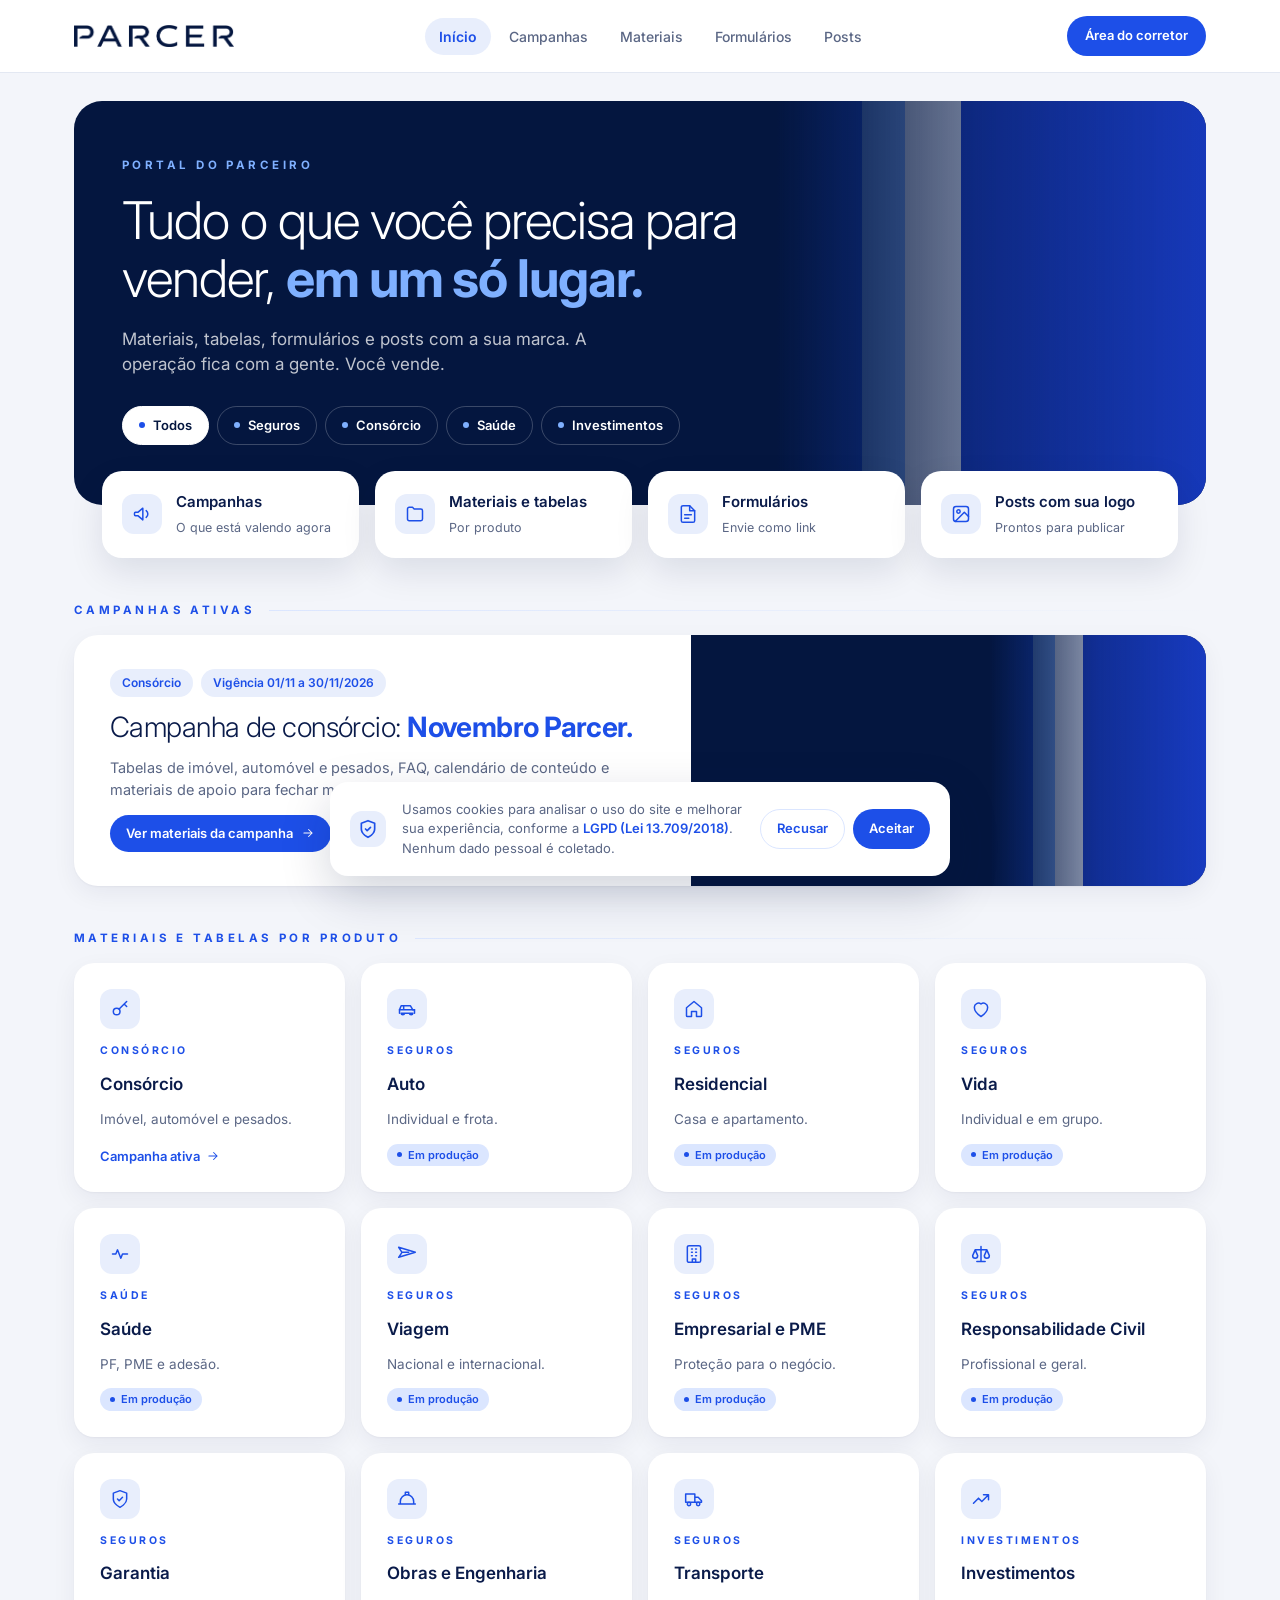
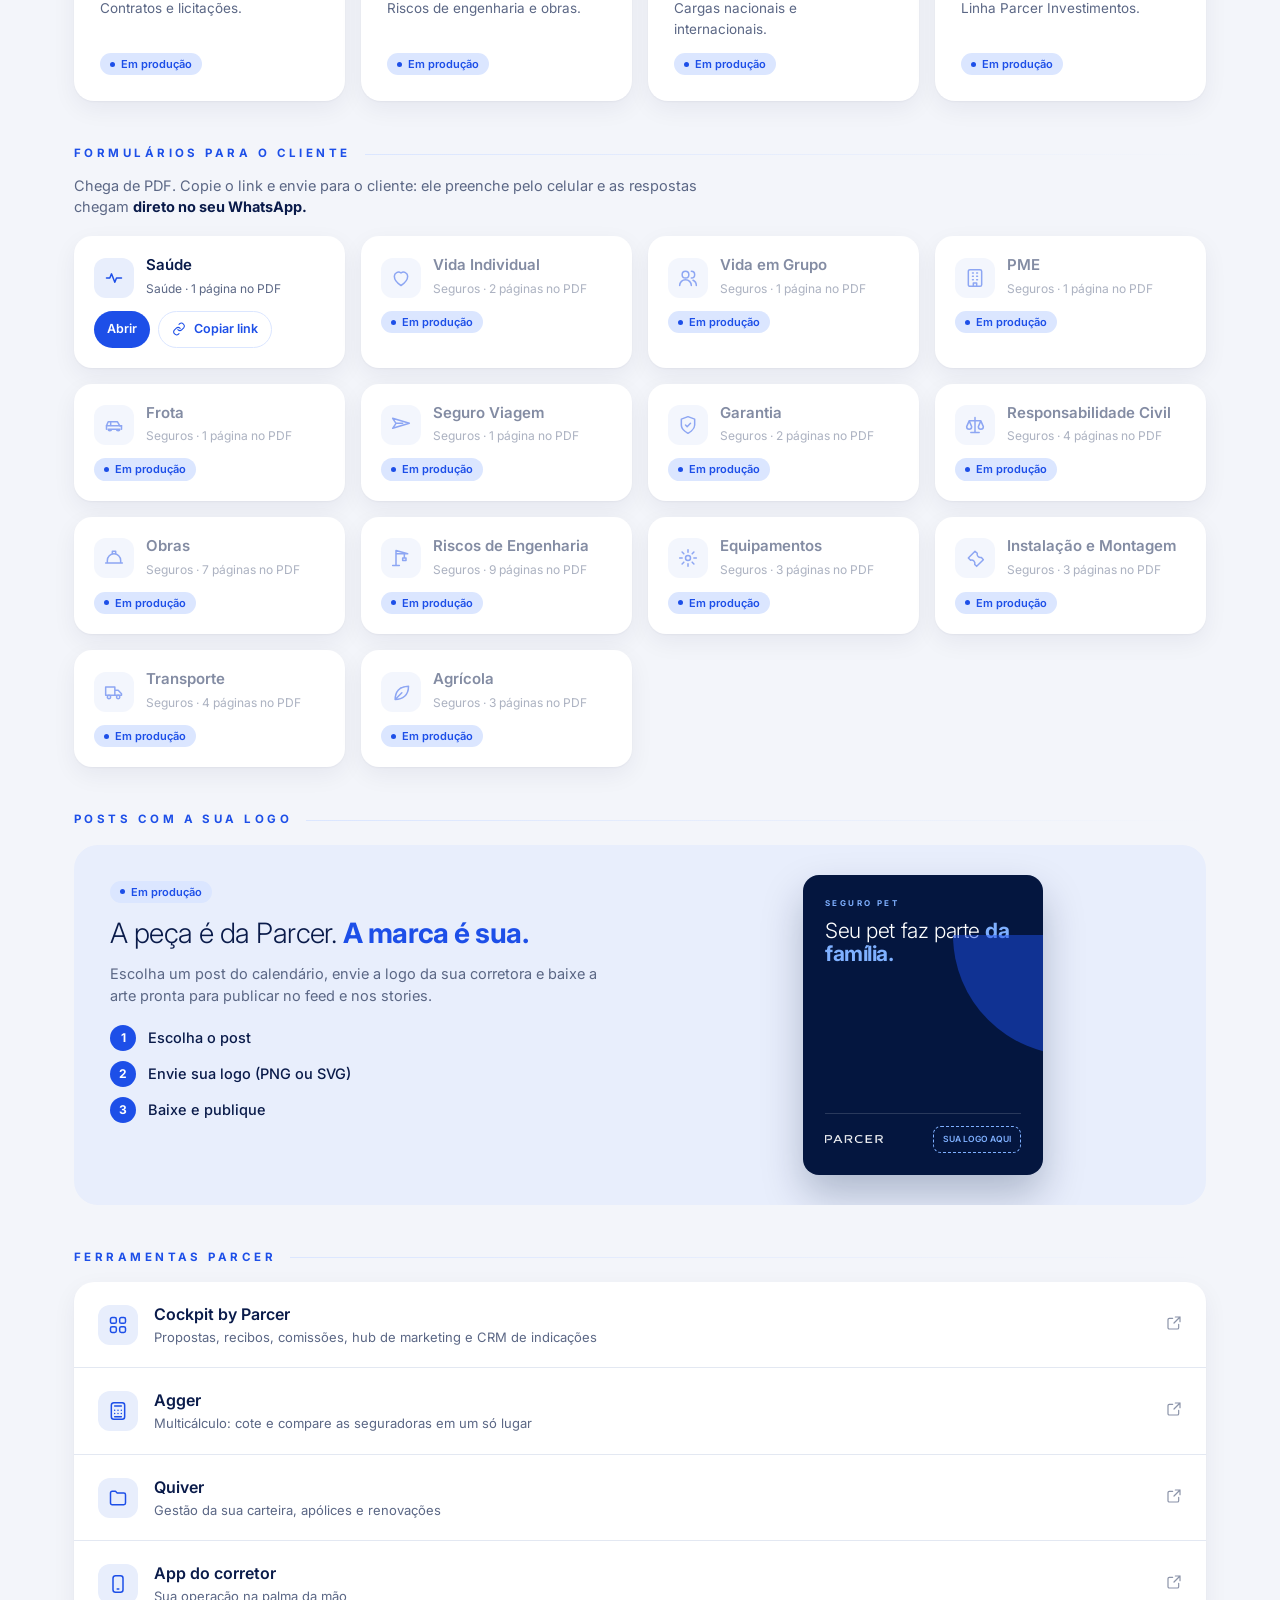
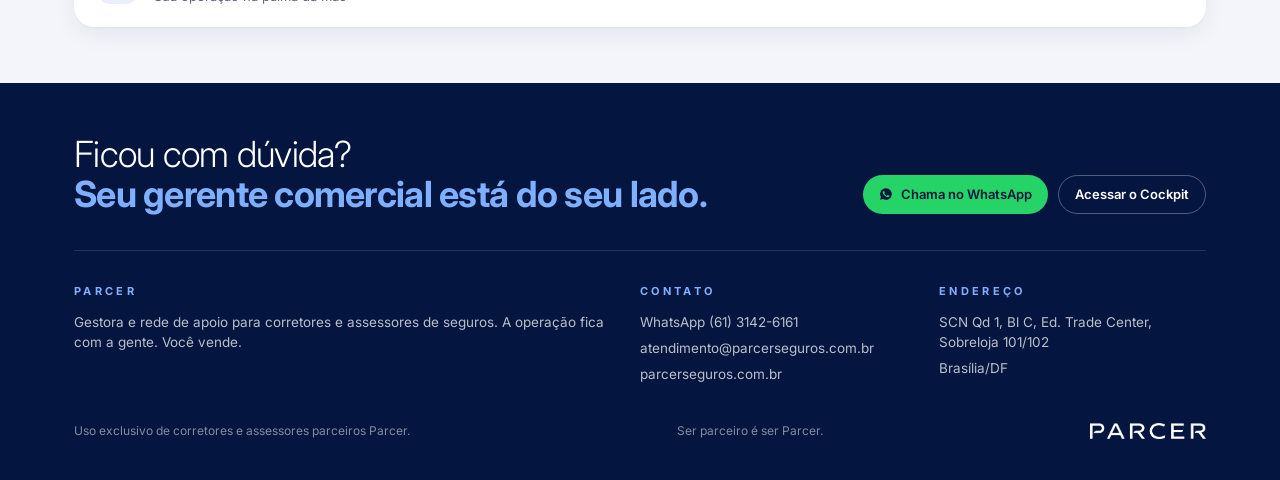
<file: index.html>
<!DOCTYPE html>
<html lang="pt-BR">
<head>
<meta charset="UTF-8">
<meta name="viewport" content="width=device-width, initial-scale=1">
<title>Parcer · Portal do Parceiro</title>
<link rel="preconnect" href="https://fonts.googleapis.com">
<link rel="preconnect" href="https://fonts.gstatic.com" crossorigin>
<link href="https://fonts.googleapis.com/css2?family=Inter:wght@300;400;500;600;700&display=swap" rel="stylesheet">
<link rel="stylesheet" href="css/parcer.css">
</head>
<body>

<header class="top">
  <div class="wrap" style="gap:16px">
    <a href="index.html" class="logo" aria-label="Parcer — início"><img src="img/logo-navy.png" alt="PARCER"></a>
    <nav class="nav">
      <a href="index.html" class="on">Início</a>
      <a href="#campanhas">Campanhas</a>
      <a href="#materiais">Materiais</a>
      <a href="#formularios">Formulários</a>
      <a href="#posts">Posts</a>
    </nav>
    <a class="btn" href="app.html" style="padding:10px 18px">Área do corretor</a>
  </div>
</header>

<main class="wrap">

  <!-- HERO -->
  <div class="hero home">
    <div class="bars" aria-hidden="true"><i></i><i></i><i></i><i></i></div>
    <div class="hero-inner">
      <div class="ey">Portal do parceiro</div>
      <h1>Tudo o que você precisa para vender, <b>em um só lugar.</b></h1>
      <p class="lead">Materiais, tabelas, formulários e posts com a sua marca. A operação fica com a gente. Você vende.</p>
      <div class="lines" id="lines" role="group" aria-label="Filtrar por linha">
        <button class="on" data-line="todos">Todos</button>
        <button data-line="seguros">Seguros</button>
        <button data-line="consorcio">Consórcio</button>
        <button data-line="saude">Saúde</button>
        <button data-line="investimentos">Investimentos</button>
      </div>
    </div>
  </div>

  <div class="quick">
    <a href="#campanhas"><span class="ico" data-i="megaphone"></span><span><b>Campanhas</b><small>O que está valendo agora</small></span></a>
    <a href="#materiais"><span class="ico" data-i="folder"></span><span><b>Materiais e tabelas</b><small>Por produto</small></span></a>
    <a href="#formularios"><span class="ico" data-i="doc"></span><span><b>Formulários</b><small>Envie como link</small></span></a>
    <a href="#posts"><span class="ico" data-i="image"></span><span><b>Posts com sua logo</b><small>Prontos para publicar</small></span></a>
  </div>

  <!-- CAMPANHAS -->
  <section class="block rv" id="campanhas">
    <div class="eyebrow">Campanhas ativas</div>
    <div class="camp">
      <div class="txt">
        <div class="tags"><span>Consórcio</span><span>Vigência 01/11 a 30/11/2026</span></div>
        <h3>Campanha de consórcio: <b>Novembro Parcer.</b></h3>
        <p>Tabelas de imóvel, automóvel e pesados, FAQ, calendário de conteúdo e materiais de apoio para fechar mais.</p>
        <div class="acts">
          <a class="btn" href="campanha-consorcio.html">Ver materiais da campanha <span data-i="arrow" style="display:inline-flex;width:14px"></span></a>
        </div>
      </div>
      <div class="art">
        <div class="bars" aria-hidden="true"><i></i><i></i><i></i><i></i></div>
        <span>Novembro<br><b>Parcer.</b></span>
      </div>
    </div>
  </section>

  <!-- MATERIAIS -->
  <section class="block rv" id="materiais">
    <div class="eyebrow">Materiais e tabelas por produto</div>
    <div class="grid4" id="produtos"></div>
  </section>

  <!-- FORMULÁRIOS -->
  <section class="block rv" id="formularios">
    <div class="eyebrow">Formulários para o cliente</div>
    <p style="color:var(--muted);font-size:14.5px;margin:-4px 0 18px;max-width:640px">Chega de PDF. Copie o link e envie para o cliente: ele preenche pelo celular e as respostas chegam <b style="color:var(--text)">direto no seu WhatsApp.</b></p>
    <div class="grid4" id="forms"></div>
  </section>

  <!-- POSTS COM LOGO -->
  <section class="block rv" id="posts">
    <div class="eyebrow">Posts com a sua logo</div>
    <div class="logo-promo">
      <div class="txt">
        <span class="pill soft" style="align-self:flex-start">Em produção</span>
        <h3>A peça é da Parcer. <b>A marca é sua.</b></h3>
        <p>Escolha um post do calendário, envie a logo da sua corretora e baixe a arte pronta para publicar no feed e nos stories.</p>
        <ol>
          <li><span>1</span>Escolha o post</li>
          <li><span>2</span>Envie sua logo (PNG ou SVG)</li>
          <li><span>3</span>Baixe e publique</li>
        </ol>
      </div>
      <div class="mock">
        <div class="post">
          <div class="pb"></div>
          <div class="e">SEGURO PET</div>
          <div class="t">Seu pet faz parte <b>da família.</b></div>
          <div class="ft"><img src="img/logo-white.png" alt="PARCER"><div class="yl">SUA LOGO AQUI</div></div>
        </div>
      </div>
    </div>
  </section>

  <!-- FERRAMENTAS -->
  <section class="block rv" id="ferramentas">
    <div class="eyebrow">Ferramentas Parcer</div>
    <div class="card" id="tools"></div>
  </section>

</main>

<footer>
  <div class="wrap">
    <div class="f-top">
      <h2>Ficou com dúvida?<br><b>Seu gerente comercial está do seu lado.</b></h2>
      <div class="f-cta">
        <a class="btn wa" href="https://wa.me/556131426161" target="_blank" rel="noopener">
          <svg viewBox="0 0 24 24" fill="currentColor"><path d="M12 2a10 10 0 0 0-8.6 15.1L2 22l5-1.3A10 10 0 1 0 12 2Zm5.3 14.1c-.2.6-1.3 1.2-1.8 1.2-.5.1-1 .2-3.3-.7-2.8-1.1-4.6-3.9-4.7-4.1-.1-.2-1.1-1.5-1.1-2.9 0-1.4.7-2 1-2.3.2-.3.5-.3.7-.3h.5c.2 0 .4 0 .6.5l.8 2c.1.2.1.3 0 .5l-.3.5-.4.4c-.1.1-.3.3-.1.6.2.3.8 1.3 1.7 2.1 1.1 1 2.1 1.3 2.4 1.5.3.1.5.1.6-.1l.9-1.1c.2-.3.4-.2.6-.1l1.9.9c.3.1.5.2.5.3.1.2.1.7-.1 1.2Z"/></svg>
          Chama no WhatsApp
        </a>
        <a class="btn line" href="https://portal.parcerseguros.com.br" target="_blank" rel="noopener">Acessar o Cockpit</a>
      </div>
    </div>
    <div class="f-cols">
      <div><h5>Parcer</h5><p>Gestora e rede de apoio para corretores e assessores de seguros. A operação fica com a gente. Você vende.</p></div>
      <div><h5>Contato</h5><p>WhatsApp (61) 3142-6161</p><p>atendimento@parcerseguros.com.br</p><p><a href="https://parcerseguros.com.br" target="_blank" rel="noopener">parcerseguros.com.br</a></p></div>
      <div><h5>Endereço</h5><p>SCN Qd 1, Bl C, Ed. Trade Center, Sobreloja 101/102</p><p>Brasília/DF</p></div>
    </div>
    <div class="f-bottom">
      <span>Uso exclusivo de corretores e assessores parceiros Parcer.</span>
      <span>Ser parceiro é ser Parcer.</span>
      <img src="img/logo-white.png" alt="PARCER" height="16">
    </div>
  </div>
</footer>

<div class="cookie" id="cookie">
  <div class="ico"><svg viewBox="0 0 24 24" fill="none" stroke="currentColor" stroke-width="2" stroke-linecap="round" stroke-linejoin="round"><path d="M12 22s8-4 8-10V5l-8-3-8 3v7c0 6 8 10 8 10Z"/><path d="m9 12 2 2 4-4"/></svg></div>
  <p>Usamos cookies para analisar o uso do site e melhorar sua experiência, conforme a <a href="https://www.planalto.gov.br/ccivil_03/_ato2015-2018/2018/lei/l13709.htm" target="_blank" rel="noopener">LGPD (Lei 13.709/2018)</a>. Nenhum dado pessoal é coletado.</p>
  <div class="btns"><button class="btn ghost" data-ck>Recusar</button><button class="btn" data-ck>Aceitar</button></div>
</div>
<div class="toast" id="toast"></div>

<script src="js/parcer.js"></script>
<script>
/* =========================================================
   CONTEÚDO DO PORTAL — edite aqui.
   url: página/link do material. Sem url = "Em produção".
   ========================================================= */
const PRODUTOS = [
  { nome:"Consórcio", linha:"consorcio", icon:"key", texto:"Imóvel, automóvel e pesados.", url:"campanha-consorcio.html", tag:"Campanha ativa" },
  { nome:"Auto", linha:"seguros", icon:"car", texto:"Individual e frota." },
  { nome:"Residencial", linha:"seguros", icon:"home", texto:"Casa e apartamento." },
  { nome:"Vida", linha:"seguros", icon:"heart", texto:"Individual e em grupo." },
  { nome:"Saúde", linha:"saude", icon:"pulse", texto:"PF, PME e adesão." },
  { nome:"Viagem", linha:"seguros", icon:"plane", texto:"Nacional e internacional." },
  { nome:"Empresarial e PME", linha:"seguros", icon:"building", texto:"Proteção para o negócio." },
  { nome:"Responsabilidade Civil", linha:"seguros", icon:"scale", texto:"Profissional e geral." },
  { nome:"Garantia", linha:"seguros", icon:"shieldCheck", texto:"Contratos e licitações." },
  { nome:"Obras e Engenharia", linha:"seguros", icon:"hardhat", texto:"Riscos de engenharia e obras." },
  { nome:"Transporte", linha:"seguros", icon:"truck", texto:"Cargas nacionais e internacionais." },
  { nome:"Investimentos", linha:"investimentos", icon:"trend", texto:"Linha Parcer Investimentos." }
];

const FORMULARIOS = [
  { nome:"Saúde", linha:"saude", icon:"pulse", paginas:1, url:"formulario-saude.html" },
  { nome:"Vida Individual", linha:"seguros", icon:"heart", paginas:2 },
  { nome:"Vida em Grupo", linha:"seguros", icon:"users", paginas:1 },
  { nome:"PME", linha:"seguros", icon:"building", paginas:1 },
  { nome:"Frota", linha:"seguros", icon:"car", paginas:1 },
  { nome:"Seguro Viagem", linha:"seguros", icon:"plane", paginas:1 },
  { nome:"Garantia", linha:"seguros", icon:"shieldCheck", paginas:2 },
  { nome:"Responsabilidade Civil", linha:"seguros", icon:"scale", paginas:4 },
  { nome:"Obras", linha:"seguros", icon:"hardhat", paginas:7 },
  { nome:"Riscos de Engenharia", linha:"seguros", icon:"crane", paginas:9 },
  { nome:"Equipamentos", linha:"seguros", icon:"cog", paginas:3 },
  { nome:"Instalação e Montagem", linha:"seguros", icon:"wrench", paginas:3 },
  { nome:"Transporte", linha:"seguros", icon:"truck", paginas:4 },
  { nome:"Agrícola", linha:"seguros", icon:"leaf", paginas:3 }
];

const FERRAMENTAS = [
  { titulo:"Cockpit by Parcer", sub:"Propostas, recibos, comissões, hub de marketing e CRM de indicações", icon:"grid", url:"https://portal.parcerseguros.com.br" },
  { titulo:"Agger", sub:"Multicálculo: cote e compare as seguradoras em um só lugar", icon:"calc" },
  { titulo:"Quiver", sub:"Gestão da sua carteira, apólices e renovações", icon:"folder" },
  { titulo:"App do corretor", sub:"Sua operação na palma da mão", icon:"phone" }
];

const LINHA = { seguros:"Seguros", consorcio:"Consórcio", saude:"Saúde", investimentos:"Investimentos" };

/* ============ Render ============ */
document.querySelectorAll('[data-i]').forEach(el=>el.innerHTML=ic(el.dataset.i));

document.getElementById('produtos').innerHTML = PRODUTOS.map(p => `
  <a class="tile" data-line="${p.linha}" href="${p.url||'#'}" ${p.url?'':'data-soon="Materiais de '+p.nome+' em produção."'}>
    <span class="ico">${ic(p.icon)}</span>
    <span class="line">${LINHA[p.linha]}</span>
    <h3>${p.nome}</h3>
    <p>${p.texto}</p>
    ${p.url ? `<span class="go">${p.tag||'Acessar'} ${ic('arrow')}</span>` : `<span class="pill soft" style="align-self:flex-start;margin-top:auto">Em produção</span>`}
  </a>`).join('');

document.getElementById('forms').innerHTML = FORMULARIOS.map((f,i) => `
  <div class="form-tile ${f.url?'':'off'}" data-line="${f.linha}">
    <div class="hd"><span class="ico">${ic(f.icon)}</span><div><h4>${f.nome}</h4><small>${LINHA[f.linha]} · ${f.paginas} ${f.paginas>1?'páginas':'página'} no PDF</small></div></div>
    ${f.url ? `<div class="acts">
        <a class="btn" href="${f.url}">Abrir</a>
        <button class="btn ghost" data-copy="${i}">${ic('link')}Copiar link</button>
      </div>` : `<span class="pill soft">Em produção</span>`}
  </div>`).join('');

document.getElementById('tools').innerHTML = FERRAMENTAS.map(f => `
  <a class="row" href="${f.url||'#'}" ${f.url?'target="_blank" rel="noopener"':'data-soon="Link em breve."'}>
    <span class="ico">${ic(f.icon)}</span>
    <span class="lbl" style="flex-direction:column;align-items:flex-start;gap:2px">${f.titulo}<small style="font-weight:400;font-size:13px;color:var(--muted)">${f.sub}</small></span>
    <span class="ext">${ic('ext')}</span>
  </a>`).join('');

/* Filtro por linha */
document.getElementById('lines').addEventListener('click', e => {
  const b = e.target.closest('button'); if(!b) return;
  document.querySelectorAll('#lines button').forEach(x=>x.classList.toggle('on', x===b));
  const l = b.dataset.line;
  document.querySelectorAll('#produtos [data-line], #forms [data-line]').forEach(el => {
    el.style.display = (l==='todos' || el.dataset.line===l) ? '' : 'none';
  });
});

/* Copiar link do formulário */
document.addEventListener('click', async e => {
  const b = e.target.closest('[data-copy]'); if(!b) return;
  const f = FORMULARIOS[+b.dataset.copy];
  const url = new URL(f.url, location.href).href;
  try { await navigator.clipboard.writeText(url); toast('Link copiado. Agora é só enviar para o cliente.'); }
  catch(_) { toast(url); }
});
</script>
</body>
</html>
</file>
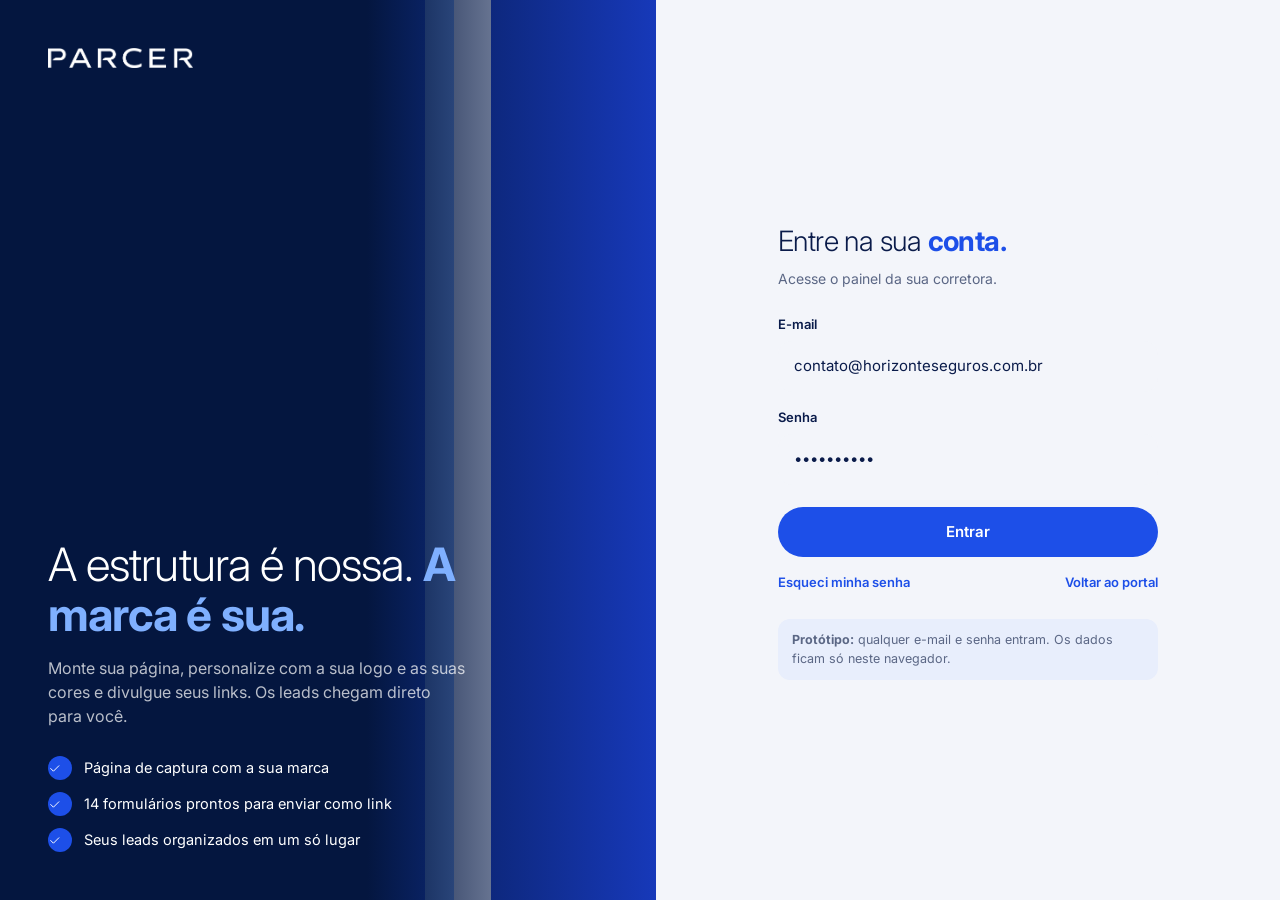
<file: app.html>
<!DOCTYPE html>
<html lang="pt-BR">
<head>
<meta charset="UTF-8">
<meta name="viewport" content="width=device-width, initial-scale=1">
<title>Parcer · Painel do Corretor</title>
<link rel="preconnect" href="https://fonts.googleapis.com">
<link rel="preconnect" href="https://fonts.gstatic.com" crossorigin>
<link href="https://fonts.googleapis.com/css2?family=Inter:wght@300;400;500;600;700&display=swap" rel="stylesheet">
<link rel="stylesheet" href="css/parcer.css">
<style>
/* ================= APP SHELL ================= */
body.app{background:var(--soft)}
.view{display:none}
.view.on{display:block}

/* login */
.login{min-height:100vh;display:grid;grid-template-columns:1.05fr 1fr}
.login .side{background:var(--navy);color:#fff;position:relative;overflow:hidden;padding:48px;display:flex;flex-direction:column}
.login .side .bars{width:44%}
.login .side > *:not(.bars){position:relative;z-index:2}
.login .side img{height:20px;width:auto;align-self:flex-start}
.login .side h1{margin-top:auto;font-size:clamp(30px,3.6vw,46px);font-weight:300;letter-spacing:-.02em;line-height:1.1;max-width:460px}
.login .side h1 b{font-weight:700;color:var(--sky)}
.login .side p{margin-top:16px;color:rgba(255,255,255,.72);max-width:420px}
.login .side ul{list-style:none;margin-top:28px;display:flex;flex-direction:column;gap:12px}
.login .side li{display:flex;gap:12px;align-items:center;font-size:14.5px}
.login .side li span{width:24px;height:24px;border-radius:50%;background:var(--royal);display:grid;place-items:center;flex:none}
.login .side li svg{width:13px;height:13px}
.login .box{display:grid;place-items:center;padding:40px 24px}
.login form{width:min(380px,100%)}
.login h2{font-size:28px;font-weight:300;letter-spacing:-.02em;margin-bottom:6px}
.login h2 b{font-weight:700;color:var(--royal)}
.login .hint{color:var(--muted);font-size:14px;margin-bottom:26px}
.login .f{margin-bottom:16px}
.login .btn{width:100%;justify-content:center;padding:14px;font-size:15px;margin-top:6px}
.login .links{display:flex;justify-content:space-between;font-size:13px;margin-top:16px;color:var(--muted)}
.login .links a{color:var(--royal);font-weight:600}
.demo-note{margin-top:26px;font-size:12.5px;color:var(--muted);background:var(--ice);border-radius:12px;padding:12px 14px}

/* shell */
.shell{display:grid;grid-template-columns:256px 1fr;min-height:100vh}
.sb{background:var(--navy);color:#fff;padding:26px 18px;display:flex;flex-direction:column;gap:22px;position:sticky;top:0;height:100vh}
.sb > img{height:16px;width:auto;align-self:flex-start;margin:4px 10px}
.me{display:flex;gap:12px;align-items:center;background:rgba(255,255,255,.06);border:1px solid rgba(255,255,255,.1);border-radius:16px;padding:12px}
.me .lg{width:40px;height:40px;border-radius:12px;background:#fff;display:grid;place-items:center;overflow:hidden;flex:none;font-weight:700;font-size:14px}
.me .lg img{max-width:86%;max-height:86%}
.me b{font-size:13.5px;font-weight:600;display:block;line-height:1.25}
.me small{font-size:11.5px;color:rgba(255,255,255,.6)}
.sb nav{display:flex;flex-direction:column;gap:4px}
.sb nav a{display:flex;align-items:center;gap:12px;padding:11px 12px;border-radius:12px;font-size:14px;font-weight:500;color:rgba(255,255,255,.72);transition:all .2s}
.sb nav a svg{width:18px;height:18px}
.sb nav a:hover{background:rgba(255,255,255,.06);color:#fff}
.sb nav a.on{background:var(--royal);color:#fff}
.sb nav a .ct{margin-left:auto;background:var(--sky);color:var(--navy);font-size:11px;font-weight:700;border-radius:999px;padding:1px 8px}
.sb .out{margin-top:auto;font-size:13px;color:rgba(255,255,255,.6);display:flex;align-items:center;gap:10px;padding:10px 12px}
.sb .out:hover{color:#fff}
.sb .out svg{width:16px;height:16px}
.main{padding:34px 40px 60px;min-width:0}
.ph{display:flex;justify-content:space-between;align-items:flex-end;gap:16px;flex-wrap:wrap;margin-bottom:26px}
.ph .ey{font-size:11.5px;font-weight:700;letter-spacing:.3em;text-transform:uppercase;color:var(--royal)}
.ph h1{font-size:clamp(26px,3vw,34px);font-weight:300;letter-spacing:-.02em;line-height:1.15;margin-top:6px}
.ph h1 b{font-weight:700;color:var(--royal)}
.ph p{color:var(--muted);font-size:14.5px;margin-top:6px}

.pane{background:#fff;border-radius:20px;box-shadow:var(--shadow);padding:24px}
.pane h3{font-size:16px;font-weight:600;margin-bottom:4px}
.pane .sub{font-size:13.5px;color:var(--muted);margin-bottom:18px}
.g2{display:grid;grid-template-columns:1fr 1fr;gap:18px}
.g3{display:grid;grid-template-columns:repeat(3,1fr);gap:18px}
.stat{display:flex;flex-direction:column;gap:6px}
.stat .n{font-size:40px;font-weight:300;letter-spacing:-.03em;line-height:1}
.stat .n b{font-weight:600;color:var(--royal)}
.stat small{font-size:13px;color:var(--muted)}
.linkbox{display:flex;gap:10px;align-items:center;background:var(--soft);border-radius:14px;padding:10px 10px 10px 16px;margin-top:6px}
.linkbox code{flex:1;font-family:inherit;font-size:14px;font-weight:500;color:var(--royal);overflow:hidden;text-overflow:ellipsis;white-space:nowrap}
.check{list-style:none;display:flex;flex-direction:column;gap:4px}
.check li{display:flex;gap:12px;align-items:center;padding:10px 4px;border-top:1px solid var(--line);font-size:14px}
.check li:first-child{border-top:0}
.check li .c{width:24px;height:24px;border-radius:50%;border:1.5px solid var(--line);display:grid;place-items:center;flex:none;color:#fff}
.check li .c svg{width:13px;height:13px}
.check li.ok .c{background:var(--royal);border-color:var(--royal)}
.check li.ok span.t{color:var(--muted);text-decoration:line-through}
.check li a{margin-left:auto;font-size:13px;font-weight:600;color:var(--royal)}

/* editor + preview */
.editor{display:grid;grid-template-columns:minmax(0,1fr) 380px;gap:24px;align-items:start}
.preview-wrap{position:sticky;top:24px}
.preview-wrap .lb{font-size:11px;font-weight:700;letter-spacing:.26em;text-transform:uppercase;color:var(--muted);margin-bottom:10px;display:flex;justify-content:space-between}
.phone{background:#0b1430;border-radius:38px;padding:10px;box-shadow:0 30px 60px rgba(4,22,63,.25)}
.phone .scr{border-radius:30px;overflow:hidden;height:640px;overflow-y:auto;background:#fff;scrollbar-width:none}
.phone .scr::-webkit-scrollbar{display:none}
.upl{display:flex;gap:16px;align-items:center}
.upl .lgbig{width:96px;height:96px;border-radius:20px;border:1.5px dashed var(--chip);background:var(--soft);display:grid;place-items:center;overflow:hidden;flex:none;color:var(--muted);font-size:12px;text-align:center}
.upl .lgbig img{max-width:84%;max-height:84%}
.upl .btns{flex-direction:column;align-items:flex-start}
.upl small{font-size:12px;color:var(--muted)}
.sw{display:flex;gap:10px;flex-wrap:wrap;align-items:center}
.sw button{width:38px;height:38px;border-radius:12px;border:2px solid #fff;box-shadow:0 0 0 1px var(--line);transition:transform .15s}
.sw button:hover{transform:scale(1.08)}
.sw button.on{box-shadow:0 0 0 2px var(--royal)}
.sw label.custom{display:flex;align-items:center;gap:8px;font-size:13px;font-weight:600;color:var(--royal);background:var(--ice);border-radius:999px;padding:8px 14px;cursor:pointer}
.sw input[type=color]{width:22px;height:22px;border:0;padding:0;background:none;cursor:pointer}
.cnote{font-size:12.5px;color:var(--muted);margin-top:10px;display:flex;gap:8px;align-items:flex-start}
.cnote svg{width:14px;height:14px;color:var(--royal);flex:none;margin-top:2px}
.sec-t{font-size:11px;font-weight:700;letter-spacing:.26em;text-transform:uppercase;color:var(--royal);margin:6px 0 14px}
.pane + .pane{margin-top:18px}
.prodpick{display:grid;grid-template-columns:repeat(2,1fr);gap:10px}
.prodpick label{display:flex;gap:12px;align-items:center;border:1.5px solid var(--line);border-radius:14px;padding:12px 14px;cursor:pointer;transition:all .2s;font-size:14px;font-weight:500}
.prodpick label .ico{width:34px;height:34px;border-radius:10px}
.prodpick label .ico svg{width:17px;height:17px}
.prodpick input{position:absolute;opacity:0}
.prodpick label:has(input:checked){border-color:var(--royal);background:var(--ice)}
.prodpick label .tick{margin-left:auto;width:20px;height:20px;border-radius:6px;border:1.5px solid var(--line);display:grid;place-items:center;color:#fff}
.prodpick label .tick svg{width:12px;height:12px}
.prodpick label:has(input:checked) .tick{background:var(--royal);border-color:var(--royal)}
.heads{display:flex;flex-direction:column;gap:8px}
.heads label{display:flex;gap:12px;align-items:center;border:1.5px solid var(--line);border-radius:14px;padding:12px 14px;cursor:pointer;font-size:14px}
.heads label:has(input:checked){border-color:var(--royal);background:var(--ice)}
.heads input{accent-color:var(--royal)}
.savebar{display:flex;justify-content:flex-end;gap:10px;margin-top:18px}

/* forms list */
.flist .row{cursor:default}
.flist .row .acts{display:flex;gap:8px}
.flist .row .btn{padding:8px 13px;font-size:12.5px}
.flist .row.off .ico,.flist .row.off .lbl{opacity:.5}

/* leads */
.filters{display:flex;gap:8px;flex-wrap:wrap;margin-bottom:16px}
.filters button{font-size:13px;font-weight:600;padding:8px 14px;border-radius:999px;background:#fff;border:1px solid var(--line);color:var(--muted)}
.filters button.on{background:var(--navy);color:#fff;border-color:var(--navy)}
.lead{display:grid;grid-template-columns:44px 1.3fr 1fr 1fr auto;gap:16px;align-items:center;padding:16px 22px;border-top:1px solid var(--line);cursor:pointer;transition:background .2s}
.lead:first-child{border-top:0}
.lead:hover{background:#FAFBFE}
.lead .av{width:40px;height:40px;border-radius:12px;background:var(--ice);color:var(--royal);display:grid;place-items:center;font-weight:700;font-size:13px}
.lead b{font-size:14.5px;font-weight:600;display:block}
.lead small{font-size:12.5px;color:var(--muted)}
.st{font-size:11.5px;font-weight:600;border-radius:999px;padding:4px 10px;display:inline-flex;align-items:center;gap:6px;justify-self:start}
.st::before{content:"";width:6px;height:6px;border-radius:50%;background:currentColor}
.st.novo{background:var(--chip);color:var(--royal)}
.st.contato{background:#FFF3D6;color:#8A5A00}
.st.fechado{background:var(--navy);color:#fff}
.lead-d{grid-column:1/-1;display:none;background:var(--soft);border-radius:14px;padding:16px 18px;margin-top:4px;cursor:default}
.lead.open .lead-d{display:block}
.lead-d dl{display:grid;grid-template-columns:180px 1fr;gap:6px 14px;font-size:13.5px}
.lead-d dt{color:var(--muted)}
.lead-d .acts{display:flex;gap:8px;margin-top:14px;flex-wrap:wrap;align-items:center}
.lead-d select{font:inherit;font-size:13px;border:1px solid var(--line);border-radius:999px;padding:8px 12px;background:#fff}
.empty{text-align:center;padding:40px;color:var(--muted);font-size:14px}

/* ================= SITE (página de captura do corretor) ================= */
.site{--b:#0F766E;--bd:#0A4F49;--bt:#fff;--bl:#E6F2F1;container-type:inline-size;font-family:'Inter',sans-serif;color:#0A1B4A;background:#fff}
.site *{box-sizing:border-box}
.s-top{display:flex;align-items:center;justify-content:space-between;padding:16px 22px;border-bottom:1px solid #EEF1F6;background:#fff;position:sticky;top:0;z-index:5}
.s-logo{display:flex;align-items:center;gap:10px;font-weight:700;font-size:15px;min-height:36px}
.s-logo img{max-height:38px;max-width:150px;display:block}
.s-logo .mono{width:36px;height:36px;border-radius:10px;background:var(--b);color:var(--bt);display:grid;place-items:center;font-size:13px}
.s-btn{display:inline-flex;align-items:center;gap:8px;background:var(--b);color:var(--bt);font-weight:600;font-size:14px;border-radius:999px;padding:12px 20px;border:0;cursor:pointer;transition:filter .2s,transform .2s;text-decoration:none}
.s-btn:hover{filter:brightness(1.08);transform:translateY(-1px)}
.s-btn svg{width:16px;height:16px}
.s-btn.wa{background:#25D366;color:#04163F}
.s-btn.sm{padding:9px 14px;font-size:13px}
.s-hero{background:var(--bd);color:#fff;padding:40px 22px 46px;position:relative;overflow:hidden}
.s-hero::after{content:"";position:absolute;right:-60px;top:-60px;width:220px;height:220px;border-radius:0 0 0 220px;background:var(--b);opacity:.55}
.s-hero > *{position:relative;z-index:1}
.s-hero .ey{font-size:10.5px;font-weight:700;letter-spacing:.28em;text-transform:uppercase;opacity:.75}
.s-hero h1{font-size:30px;font-weight:300;letter-spacing:-.02em;line-height:1.12;margin-top:12px}
.s-hero h1 b{font-weight:700}
.s-hero p{margin-top:12px;font-size:15px;opacity:.82;line-height:1.5}
.s-hero .acts{display:flex;gap:10px;flex-wrap:wrap;margin-top:22px}
.s-hero .s-btn{background:#fff;color:var(--bd)}
.s-hero .s-btn.wa{background:#25D366;color:#04163F}
.s-trust{display:flex;gap:18px;flex-wrap:wrap;margin-top:22px;font-size:12.5px;opacity:.8}
.s-trust span{display:flex;gap:6px;align-items:center}
.s-trust svg{width:14px;height:14px}
.s-sec{padding:36px 22px}
.s-sec h2{font-size:24px;font-weight:300;letter-spacing:-.02em;line-height:1.15}
.s-sec h2 b{font-weight:700;color:var(--b)}
.s-sec .lead-t{font-size:14.5px;color:#5B6785;margin-top:8px}
.s-ey{font-size:10.5px;font-weight:700;letter-spacing:.28em;text-transform:uppercase;color:var(--b);margin-bottom:8px}
.s-prods{display:grid;grid-template-columns:1fr;gap:10px;margin-top:20px}
.s-prod{display:flex;gap:14px;align-items:center;border:1px solid #E3E8F2;border-radius:16px;padding:14px 16px;background:#fff;text-decoration:none;color:inherit;transition:border .2s,transform .2s;cursor:pointer;text-align:left;font:inherit;width:100%}
.s-prod:hover{border-color:var(--b);transform:translateY(-1px)}
.s-prod .i{width:42px;height:42px;border-radius:12px;background:var(--bl);color:var(--b);display:grid;place-items:center;flex:none}
.s-prod .i svg{width:20px;height:20px}
.s-prod b{font-size:15px;font-weight:600;display:block}
.s-prod small{font-size:13px;color:#5B6785}
.s-prod .ar{margin-left:auto;color:var(--b);width:18px;height:18px;flex:none}
.s-form{background:#F3F5FA}
.s-card{background:#fff;border-radius:20px;padding:22px;margin-top:18px;box-shadow:0 8px 24px rgba(4,22,63,.06)}
.s-f{display:flex;flex-direction:column;gap:6px;margin-bottom:14px}
.s-f label{font-size:13px;font-weight:600}
.s-f input,.s-f select{font:inherit;font-size:15px;background:#F3F5FA;border:1.5px solid transparent;border-radius:12px;padding:12px 14px;outline:none;color:inherit;width:100%}
.s-f input:focus,.s-f select:focus{border-color:var(--b);background:#fff}
.s-f.err input,.s-f.err select{border-color:#D93B3B}
.s-cons{display:flex;gap:10px;font-size:12.5px;color:#5B6785;margin:4px 0 16px;align-items:flex-start}
.s-cons input{accent-color:var(--b);margin-top:2px}
.s-ok{text-align:center;padding:12px 0}
.s-ok .c{width:54px;height:54px;border-radius:50%;background:var(--b);color:var(--bt);display:grid;place-items:center;margin:0 auto 12px}
.s-ok .c svg{width:26px;height:26px}
.s-about{display:flex;flex-direction:column;gap:12px}
.s-about .chips{display:flex;gap:8px;flex-wrap:wrap;margin-top:6px}
.s-about .chips span{font-size:12.5px;font-weight:600;background:var(--bl);color:var(--b);border-radius:999px;padding:6px 12px;display:inline-flex;gap:6px;align-items:center}
.s-about .chips svg{width:13px;height:13px}
.s-foot{background:#0A1B4A;color:rgba(255,255,255,.7);padding:26px 22px;font-size:12.5px;display:flex;flex-direction:column;gap:10px}
.s-foot .pw{display:flex;align-items:center;gap:8px;color:rgba(255,255,255,.55);font-size:11.5px}
.s-foot .pw img{height:9px;opacity:.85}
.s-float{position:fixed;right:18px;bottom:18px;z-index:30}
.s-float a{width:56px;height:56px;border-radius:50%;background:#25D366;color:#04163F;display:grid;place-items:center;box-shadow:0 10px 24px rgba(4,22,63,.25)}
.s-float svg{width:26px;height:26px}
.phone .s-float{display:none}
@container (min-width:720px){
  .s-top{padding:18px 48px}
  .s-hero{padding:80px 48px 90px}
  .s-hero::after{width:420px;height:420px;border-radius:0 0 0 420px;right:-80px;top:-80px}
  .s-hero h1{font-size:52px;max-width:680px}
  .s-hero p{font-size:18px;max-width:560px}
  .s-sec{padding:64px 48px}
  .s-sec h2{font-size:36px}
  .s-prods{grid-template-columns:repeat(3,1fr);gap:14px}
  .s-formgrid{display:grid;grid-template-columns:1fr 1fr;gap:48px;align-items:center}
  .s-card{margin-top:0;padding:30px}
  .s-foot{padding:28px 48px;flex-direction:row;justify-content:space-between;align-items:center}
}
.prevbar{position:sticky;top:0;z-index:40;background:var(--navy);color:#fff;display:flex;align-items:center;justify-content:space-between;gap:12px;padding:10px 20px;font-size:13px}
.prevbar .btn{padding:7px 14px;font-size:12.5px}

/* modal produto */
.s-modal{position:fixed;inset:0;background:rgba(4,22,63,.5);display:grid;place-items:center;z-index:60;padding:20px}
.s-modal .in{background:#fff;border-radius:22px;padding:26px;max-width:420px;width:100%}

@media (max-width:1100px){.editor{grid-template-columns:1fr}.preview-wrap{position:static;max-width:380px}}
@media (max-width:860px){
  .login{grid-template-columns:1fr}.login .side{min-height:300px;padding:32px 24px}
  .shell{grid-template-columns:1fr}
  .sb{position:sticky;height:auto;flex-direction:row;align-items:center;padding:10px 12px;gap:10px;overflow-x:auto;z-index:20}
  .sb > img,.sb .me,.sb .out{display:none}
  .sb nav{flex-direction:row}
  .sb nav a{white-space:nowrap;padding:9px 12px;font-size:13px}
  .main{padding:24px 18px 50px}
  .g2,.g3,.prodpick{grid-template-columns:1fr}
  .lead{grid-template-columns:40px 1fr auto}
  .lead .hide-m{display:none}
  .lead-d dl{grid-template-columns:1fr}
}
</style>
</head>
<body class="app">

<!-- ================= LOGIN ================= -->
<section class="view" id="v-login">
  <div class="login">
    <div class="side">
      <div class="bars" aria-hidden="true"><i></i><i></i><i></i><i></i></div>
      <img src="img/logo-white.png" alt="PARCER">
      <h1>A estrutura é nossa. <b>A marca é sua.</b></h1>
      <p>Monte sua página, personalize com a sua logo e as suas cores e divulgue seus links. Os leads chegam direto para você.</p>
      <ul>
        <li><span data-i="check"></span>Página de captura com a sua marca</li>
        <li><span data-i="check"></span>14 formulários prontos para enviar como link</li>
        <li><span data-i="check"></span>Seus leads organizados em um só lugar</li>
      </ul>
    </div>
    <div class="box">
      <form id="login-form" novalidate>
        <h2>Entre na sua <b>conta.</b></h2>
        <p class="hint">Acesse o painel da sua corretora.</p>
        <div class="f"><label for="l-email">E-mail</label><input id="l-email" type="email" autocomplete="username" placeholder="voce@suacorretora.com.br" value="contato@horizonteseguros.com.br"></div>
        <div class="f"><label for="l-pass">Senha</label><input id="l-pass" type="password" autocomplete="current-password" placeholder="Sua senha" value="parcer2026"></div>
        <button class="btn" type="submit">Entrar</button>
        <div class="links"><a href="#" data-soon="Recuperação de senha por e-mail (no sistema real).">Esqueci minha senha</a><a href="index.html">Voltar ao portal</a></div>
        <div class="demo-note"><b>Protótipo:</b> qualquer e-mail e senha entram. Os dados ficam só neste navegador.</div>
      </form>
    </div>
  </div>
</section>

<!-- ================= APP ================= -->
<div class="shell" id="shell" hidden>
  <aside class="sb">
    <img src="img/logo-white.png" alt="PARCER">
    <div class="me"><div class="lg" id="sb-logo"></div><div><b id="sb-nome"></b><small>Corretora parceira</small></div></div>
    <nav id="sb-nav">
      <a href="#painel" data-v="painel"><span data-i="grid"></span>Início</a>
      <a href="#marca" data-v="marca"><span data-i="image"></span>Minha marca</a>
      <a href="#pagina" data-v="pagina"><span data-i="home"></span>Minha página</a>
      <a href="#formularios" data-v="formularios"><span data-i="doc"></span>Formulários</a>
      <a href="#leads" data-v="leads"><span data-i="users"></span>Meus leads <span class="ct" id="ct-leads"></span></a>
      <a href="index.html"><span data-i="folder"></span>Materiais Parcer</a>
    </nav>
    <a href="#login" class="out" id="logout"><span data-i="back"></span>Sair</a>
  </aside>

  <main class="main">

    <!-- PAINEL -->
    <section class="view" id="v-painel">
      <div class="ph"><div><div class="ey">Painel do corretor</div><h1>Olá, <b id="hi-nome"></b></h1><p>Tudo pronto para divulgar a sua marca hoje.</p></div>
        <a class="btn" href="#site">Ver minha página <span style="display:inline-flex;width:14px" data-i="arrow"></span></a></div>
      <div class="g3">
        <div class="pane stat"><small>Leads este mês</small><div class="n"><b id="st-leads">0</b></div><small id="st-novos"></small></div>
        <div class="pane stat"><small>Visitas na sua página</small><div class="n">248</div><small>Últimos 30 dias (simulado)</small></div>
        <div class="pane stat"><small>Formulários disponíveis</small><div class="n">1<span style="font-size:22px;color:var(--muted)"> / 14</span></div><small>Os outros 13 em produção</small></div>
      </div>
      <div class="g2" style="margin-top:18px">
        <div class="pane">
          <h3>Seu link</h3><p class="sub">Coloque na bio do Instagram, no status do WhatsApp e na assinatura do e-mail.</p>
          <div class="linkbox"><code id="my-link"></code><button class="btn" data-copylink><span data-i="copy"></span>Copiar</button></div>
          <div class="linkbox" style="margin-top:10px"><code id="my-link-saude"></code><button class="btn ghost" data-copylink="saude">Copiar</button></div>
        </div>
        <div class="pane">
          <h3>Primeiros passos</h3><p class="sub">Complete para deixar sua página no ponto.</p>
          <ul class="check" id="onb"></ul>
        </div>
      </div>
    </section>

    <!-- MARCA -->
    <section class="view" id="v-marca">
      <div class="ph"><div><div class="ey">Minha marca</div><h1>Sua identidade, <b>em todo lugar.</b></h1><p>O que você definir aqui aparece na sua página e em todos os formulários.</p></div></div>
      <div class="editor">
        <div>
          <div class="pane">
            <div class="sec-t">Logo</div>
            <div class="upl">
              <div class="lgbig" id="m-logo-prev">Sem logo</div>
              <div class="btns">
                <label class="btn" style="cursor:pointer"><span data-i="image"></span>Enviar logo<input type="file" id="m-logo" accept="image/png,image/jpeg,image/svg+xml,image/webp" hidden></label>
                <button class="btn ghost" id="m-logo-rm" type="button">Remover</button>
                <small>PNG ou SVG com fundo transparente fica melhor.</small>
              </div>
            </div>
          </div>
          <div class="pane">
            <div class="sec-t">Cor principal</div>
            <div class="sw" id="m-sw"></div>
            <div class="cnote"><span data-i="shieldCheck"></span><span id="m-cnote">Escolha a cor da sua marca. Se ela ficar difícil de ler, ajustamos o tom automaticamente.</span></div>
          </div>
          <div class="pane">
            <div class="sec-t">Dados da corretora</div>
            <div class="fg">
              <div class="f"><label for="m-nome">Nome da corretora</label><input id="m-nome" data-k="nome"></div>
              <div class="f s3"><label for="m-whats">WhatsApp</label><input id="m-whats" data-k="whats" inputmode="tel" data-mask="tel" placeholder="(61) 90000-0000"></div>
              <div class="f s3"><label for="m-email">E-mail</label><input id="m-email" data-k="email" type="email"></div>
              <div class="f s3"><label for="m-insta">Instagram</label><input id="m-insta" data-k="insta" placeholder="@suacorretora"></div>
              <div class="f s3"><label for="m-susep">SUSEP</label><input id="m-susep" data-k="susep" placeholder="Opcional"></div>
              <div class="f s3"><label for="m-cidade">Cidade / UF</label><input id="m-cidade" data-k="cidade" placeholder="Brasília/DF"></div>
              <div class="f s3"><label for="m-slug">Endereço da página</label><input id="m-slug" data-k="slug"></div>
            </div>
          </div>
        </div>
        <div class="preview-wrap"><div class="lb"><span>Prévia ao vivo</span><a href="#site" style="color:var(--royal);letter-spacing:0;text-transform:none;font-size:12.5px">Abrir em tela cheia</a></div><div class="phone"><div class="scr"><div class="site" id="prev-marca"></div></div></div></div>
      </div>
    </section>

    <!-- PÁGINA -->
    <section class="view" id="v-pagina">
      <div class="ph"><div><div class="ey">Minha página</div><h1>Monte sua página <b>de captura.</b></h1><p>Escolha a mensagem principal e os produtos que você quer vender.</p></div></div>
      <div class="editor">
        <div>
          <div class="pane">
            <div class="sec-t">Mensagem principal</div>
            <div class="heads" id="p-heads"></div>
            <div class="f" style="margin-top:14px"><label for="p-sub">Texto de apoio</label><input id="p-sub" data-k="sub"></div>
          </div>
          <div class="pane">
            <div class="sec-t">Produtos na página</div>
            <div class="prodpick" id="p-prods"></div>
          </div>
          <div class="pane">
            <div class="sec-t">Sobre você</div>
            <div class="f"><label for="p-sobre">Apresentação curta</label><input id="p-sobre" data-k="sobre"></div>
          </div>
        </div>
        <div class="preview-wrap"><div class="lb"><span>Prévia ao vivo</span><a href="#site" style="color:var(--royal);letter-spacing:0;text-transform:none;font-size:12.5px">Abrir em tela cheia</a></div><div class="phone"><div class="scr"><div class="site" id="prev-pagina"></div></div></div></div>
      </div>
    </section>

    <!-- FORMULÁRIOS -->
    <section class="view" id="v-formularios">
      <div class="ph"><div><div class="ey">Formulários</div><h1>Seus formulários, <b>com a sua marca.</b></h1><p>Copie o link e envie para o cliente. As respostas chegam no seu WhatsApp e ficam salvas em Meus leads.</p></div></div>
      <div class="card flist" id="f-list"></div>
    </section>

    <!-- LEADS -->
    <section class="view" id="v-leads">
      <div class="ph"><div><div class="ey">Meus leads</div><h1>Quem quer falar <b>com você.</b></h1><p>Tudo o que chega pela sua página e pelos formulários.</p></div></div>
      <div class="filters" id="l-filt">
        <button class="on" data-s="todos">Todos</button><button data-s="novo">Novos</button><button data-s="contato">Em contato</button><button data-s="fechado">Fechados</button>
      </div>
      <div class="card" id="l-list"></div>
    </section>

  </main>
</div>

<!-- ================= PÁGINA PÚBLICA ================= -->
<section class="view" id="v-site">
  <div class="prevbar" id="prevbar"><span>Você está vendo a sua página como o cliente vê.</span><a class="btn line" href="#pagina">Voltar ao painel</a></div>
  <div class="site" id="site-full"></div>
</section>

<div class="toast" id="toast"></div>

<script src="js/parcer.js"></script>
<script>
/* ================================================================
   PROTÓTIPO · Painel do Corretor Parcer
   Dados guardados no navegador (localStorage). No sistema real:
   login + banco de dados + armazenamento de logos (ver especificação).
   ================================================================ */
const KEY_P='parcer-proto-perfil', KEY_L='parcer-proto-leads', KEY_S='parcer-proto-sessao';
const mem={};
const store={ get(k,d){ try{ const v=localStorage.getItem(k); return v?JSON.parse(v):d; }catch(_){ return k in mem?mem[k]:d; } },
              set(k,v){ try{ localStorage.setItem(k,JSON.stringify(v)); }catch(_){ mem[k]=v; } } };

const PRODUTOS = {
  auto:{t:"Seguro Auto",d:"Seu carro protegido, com assistência 24h.",i:"car"},
  residencial:{t:"Seguro Residencial",d:"Tranquilidade para sua casa e sua família.",i:"home"},
  vida:{t:"Seguro de Vida",d:"Proteção para quem você ama.",i:"heart"},
  saude:{t:"Plano de Saúde",d:"Encontre o plano ideal para você.",i:"pulse",form:"formulario-saude.html"},
  viagem:{t:"Seguro Viagem",d:"Viaje sem se preocupar com imprevistos.",i:"plane"},
  empresarial:{t:"Seguro Empresarial",d:"Proteção para o seu negócio.",i:"building"},
  consorcio:{t:"Consórcio",d:"Planeje a compra do imóvel ou do carro.",i:"key"},
  pet:{t:"Seguro Pet",d:"Cuidado para quem é da família.",i:"shield"},
  moto:{t:"Seguro Moto",d:"Proteção para quem vive sobre duas rodas.",i:"truck"},
  rc:{t:"Responsabilidade Civil",d:"Segurança para a sua atividade profissional.",i:"scale"}
};
const HEADS=[
  "Proteção para o que <b>importa para você.</b>",
  "Seguro bom é seguro <b>bem explicado.</b>",
  "Imprevistos acontecem. <b>A gente cuida.</b>"
];
const CORES=["#0F766E","#1D4FE8","#04163F","#7C3AED","#B91C1C","#C2410C","#CA8A04","#15803D","#0E7490","#BE185D","#334155"];
const FORMS=[["Saúde","pulse","formulario-saude.html"],["Vida Individual","heart"],["Vida em Grupo","users"],["PME","building"],["Frota","car"],["Seguro Viagem","plane"],["Garantia","shieldCheck"],["Responsabilidade Civil","scale"],["Obras","hardhat"],["Riscos de Engenharia","crane"],["Equipamentos","cog"],["Instalação e Montagem","wrench"],["Transporte","truck"],["Agrícola","leaf"]];

const PADRAO={ nome:"Horizonte Corretora de Seguros", whats:"(61) 99123-4567", email:"contato@horizonteseguros.com.br", insta:"@horizonteseguros",
  susep:"", cidade:"Brasília/DF", slug:"horizonte", cor:"#0F766E", logo:"", head:0,
  sub:"Cotamos nas principais seguradoras do país e encontramos a melhor opção para você, sem complicação.",
  sobre:"Somos uma corretora com atendimento próximo, do primeiro contato ao sinistro.",
  prods:["auto","residencial","vida","saude","consorcio","pet"] };
let P = Object.assign({}, PADRAO, store.get(KEY_P,{}));
let LEADS = store.get(KEY_L,null);
if(!LEADS){ const d=n=>new Date(Date.now()-n*864e5).toISOString();
  LEADS=[
    {id:1,nome:"Ana Paula Ribeiro",tel:"(61) 98412-3355",produto:"Plano de Saúde",origem:"Formulário Saúde",status:"novo",data:d(0),det:{"Coparticipação":"Sim","Abrangência":"Nacional","Profissão":"Professora"}},
    {id:2,nome:"Carlos Eduardo Lima",tel:"(61) 99231-0088",produto:"Seguro Auto",origem:"Página de captura",status:"contato",data:d(2),det:{}},
    {id:3,nome:"Juliana Costa",tel:"(61) 98110-7712",produto:"Seguro Residencial",origem:"Página de captura",status:"novo",data:d(3),det:{}},
    {id:4,nome:"Roberto Almeida",tel:"(61) 99654-2210",produto:"Consórcio",origem:"Página de captura",status:"fechado",data:d(9),det:{}}
  ]; store.set(KEY_L,LEADS); }

/* ---------- cor: contraste automático ---------- */
const hx=h=>{h=h.replace('#','');if(h.length===3)h=h.split('').map(c=>c+c).join('');return[0,2,4].map(i=>parseInt(h.substr(i,2),16))};
const toHex=a=>'#'+a.map(v=>Math.round(Math.max(0,Math.min(255,v))).toString(16).padStart(2,'0')).join('');
const lum=h=>{const a=hx(h).map(v=>{v/=255;return v<=.03928?v/12.92:Math.pow((v+.055)/1.055,2.4)});return .2126*a[0]+.7152*a[1]+.0722*a[2]};
const contrast=(a,b)=>{const x=lum(a),y=lum(b);return (Math.max(x,y)+.05)/(Math.min(x,y)+.05)};
const mix=(a,b,t)=>{const x=hx(a),y=hx(b);return toHex(x.map((v,i)=>v+(y[i]-v)*t))};
function theme(cor){
  let b=cor, ajustou=false;
  for(let t=.08;contrast(b,'#ffffff')<3.2&&t<=.9;t+=.08){ b=mix(cor,'#04163F',t); ajustou=true; }
  let bd=mix(b,'#0B0D12',.42);
  return { b, bd, bt:'#ffffff', bl:mix(b,'#ffffff',.9), ajustou };
}
function applyTheme(el){ const t=theme(P.cor); el.style.setProperty('--b',t.b); el.style.setProperty('--bd',t.bd); el.style.setProperty('--bt',t.bt); el.style.setProperty('--bl',t.bl); return t; }

/* ---------- helpers ---------- */
const esc=s=>String(s||'').replace(/[&<>"]/g,c=>({'&':'&amp;','<':'&lt;','>':'&gt;','"':'&quot;'}[c]));
const iniciais=n=>(n||'').split(/\s+/).filter(w=>w.length>2&&!/^(de|da|do|dos|das)$/i.test(w)).slice(0,2).map(w=>w[0]).join('').toUpperCase()||'C';
const digits=s=>(s||'').replace(/\D/g,'');
const waNum=()=>{const d=digits(P.whats);return d? (d.length<=11?'55'+d:d) : '556131426161'};
const pageURL=()=>`parcerseguros.com.br/c/${P.slug||'suacorretora'}`;
const WA='<svg viewBox="0 0 24 24" fill="currentColor"><path d="M12 2a10 10 0 0 0-8.6 15.1L2 22l5-1.3A10 10 0 1 0 12 2Zm5.3 14.1c-.2.6-1.3 1.2-1.8 1.2-.5.1-1 .2-3.3-.7-2.8-1.1-4.6-3.9-4.7-4.1-.1-.2-1.1-1.5-1.1-2.9 0-1.4.7-2 1-2.3.2-.3.5-.3.7-.3h.5c.2 0 .4 0 .6.5l.8 2c.1.2.1.3 0 .5l-.3.5-.4.4c-.1.1-.3.3-.1.6.2.3.8 1.3 1.7 2.1 1.1 1 2.1 1.3 2.4 1.5.3.1.5.1.6-.1l.9-1.1c.2-.3.4-.2.6-.1l1.9.9c.3.1.5.2.5.3.1.2.1.7-.1 1.2Z"/></svg>';
function logoHTML(){ return P.logo ? `<img src="${P.logo}" alt="${esc(P.nome)}">` : `<span class="mono">${iniciais(P.nome)}</span><span>${esc(P.nome)}</span>`; }
function saveP(){ store.set(KEY_P,P); }
function saveL(){ store.set(KEY_L,LEADS); }

/* ---------- página de captura ---------- */
function siteHTML(){
  const prods=P.prods.filter(k=>PRODUTOS[k]);
  return `
  <div class="s-top"><div class="s-logo">${logoHTML()}</div><a class="s-btn sm wa" href="https://wa.me/${waNum()}" target="_blank" rel="noopener">${WA}WhatsApp</a></div>
  <div class="s-hero">
    <div class="ey">${esc(P.nome)}${P.cidade?' · '+esc(P.cidade):''}</div>
    <h1>${HEADS[P.head]||HEADS[0]}</h1>
    <p>${esc(P.sub)}</p>
    <div class="acts"><a class="s-btn" href="#cotacao" data-scroll>Quero uma cotação</a><a class="s-btn wa" href="https://wa.me/${waNum()}" target="_blank" rel="noopener">${WA}Chama no WhatsApp</a></div>
    <div class="s-trust"><span>${ic('shieldCheck')}Principais seguradoras</span><span>${ic('users')}Atendimento humano</span><span>${ic('lock')}Seus dados protegidos</span></div>
  </div>
  <div class="s-sec">
    <div class="s-ey">O que fazemos</div>
    <h2>Escolha o que você quer <b>proteger.</b></h2>
    <div class="s-prods">${prods.map(k=>{const p=PRODUTOS[k];return `<button type="button" class="s-prod" data-prod="${k}"><span class="i">${ic(p.i)}</span><span><b>${p.t}</b><small>${p.d}</small></span><span class="ar">${ic('arrow')}</span></button>`}).join('') || '<p class="lead-t">Escolha os produtos em Minha página.</p>'}</div>
  </div>
  <div class="s-sec s-form" id="cotacao"><div class="s-formgrid">
    <div><div class="s-ey">Cotação sem compromisso</div><h2>Conta pra gente o que você precisa. <b>A gente cuida do resto.</b></h2><p class="lead-t">Deixe seu contato. Respondemos rápido, pelo canal que você preferir.</p></div>
    <form class="s-card" data-lead novalidate>
      <div class="s-f"><label>Seu nome</label><input name="nome" autocomplete="name" placeholder="Nome completo"></div>
      <div class="s-f"><label>Seu WhatsApp</label><input name="tel" inputmode="tel" data-mask="tel" placeholder="(00) 00000-0000"></div>
      <div class="s-f"><label>Tenho interesse em</label><select name="produto"><option value="">Selecione</option>${prods.map(k=>`<option>${PRODUTOS[k].t}</option>`).join('')}<option>Outro</option></select></div>
      <label class="s-cons"><input type="checkbox" name="lgpd">Autorizo o contato e o uso dos meus dados para cotação, conforme a LGPD.</label>
      <button class="s-btn" style="width:100%;justify-content:center" type="submit">Quero ser atendido</button>
    </form>
  </div></div>
  <div class="s-sec s-about">
    <div class="s-ey">Quem somos</div>
    <h2>${esc(P.nome)}<b>.</b></h2>
    <p class="lead-t">${esc(P.sobre)}</p>
    <div class="chips">${P.cidade?`<span>${ic('home')}${esc(P.cidade)}</span>`:''}${P.insta?`<span>${ic('image')}${esc(P.insta)}</span>`:''}${P.susep?`<span>${ic('doc')}SUSEP ${esc(P.susep)}</span>`:''}</div>
  </div>
  <div class="s-foot"><span>© ${new Date().getFullYear()} ${esc(P.nome)}${P.email?' · '+esc(P.email):''}</span><span class="pw">com tecnologia <img src="img/logo-white.png" alt="PARCER"></span></div>
  <div class="s-float"><a href="https://wa.me/${waNum()}" target="_blank" rel="noopener" aria-label="WhatsApp">${WA}</a></div>`;
}
function renderSites(){ ['prev-marca','prev-pagina','site-full'].forEach(id=>{const el=document.getElementById(id); if(!el) return; applyTheme(el); el.innerHTML=siteHTML();}); }

/* interações dentro da página de captura (prévia e tela cheia) */
document.addEventListener('click',e=>{
  const pr=e.target.closest('.s-prod');
  if(pr){ const p=PRODUTOS[pr.dataset.prod]; const root=pr.closest('.site');
    if(p.form){ location.href=p.form; return; }
    const sel=root.querySelector('select[name=produto]'); sel.value=p.t; root.querySelector('#cotacao').scrollIntoView({behavior:'smooth',block:'start'}); return; }
  const sc=e.target.closest('[data-scroll]');
  if(sc){ e.preventDefault(); sc.closest('.site').querySelector('#cotacao').scrollIntoView({behavior:'smooth',block:'start'}); }
});
document.addEventListener('input',e=>{ if(e.target.matches('.site [data-mask=tel], #m-whats')) e.target.value=telMask(e.target.value); });
function telMask(v){ v=digits(v).slice(0,11); if(v.length>10) return v.replace(/(\d{2})(\d{5})(\d{0,4})/,'($1) $2-$3'); if(v.length>6) return v.replace(/(\d{2})(\d{4})(\d{0,4})/,'($1) $2-$3'); if(v.length>2) return v.replace(/(\d{2})(\d+)/,'($1) $2'); return v; }
document.addEventListener('submit',e=>{
  const f=e.target.closest('form[data-lead]'); if(!f) return; e.preventDefault();
  const v=Object.fromEntries(new FormData(f)); let ok=true;
  [['nome',v.nome && v.nome.trim().length>2],['tel',digits(v.tel).length>=10],['produto',!!v.produto]].forEach(([n,good])=>{ f.querySelector(`[name=${n}]`).closest('.s-f').classList.toggle('err',!good); if(!good) ok=false; });
  if(!f.lgpd.checked){ toast('Para continuar, marque a autorização.'); ok=false; }
  if(!ok) return;
  LEADS.unshift({id:Date.now(),nome:v.nome.trim(),tel:v.tel,produto:v.produto,origem:"Página de captura",status:"novo",data:new Date().toISOString(),det:{}}); saveL(); renderLeads(); renderPainel();
  const msg=`Olá, ${P.nome}! Sou ${v.nome.trim()} e tenho interesse em ${v.produto}. Meu WhatsApp: ${v.tel}`;
  const url=`https://wa.me/${waNum()}?text=${encodeURIComponent(msg)}`;
  f.innerHTML=`<div class="s-ok"><div class="c">${ic('check')}</div><h3 style="font-size:20px;font-weight:300">Recebemos, <b style="font-weight:700;color:var(--b)">${esc(v.nome.split(' ')[0])}.</b></h3><p class="lead-t" style="margin:8px 0 16px">Em breve entramos em contato. Se preferir, chama agora no WhatsApp.</p><a class="s-btn wa" href="${url}" target="_blank" rel="noopener">${WA}Abrir WhatsApp</a></div>`;
  toast('Lead salvo em Meus leads.');
});

/* ---------- painel ---------- */
function renderShell(){
  document.getElementById('sb-logo').innerHTML = P.logo?`<img src="${P.logo}" alt="">`:`<span style="color:${theme(P.cor).b}">${iniciais(P.nome)}</span>`;
  document.getElementById('sb-nome').textContent=P.nome;
  const novos=LEADS.filter(l=>l.status==='novo').length;
  document.getElementById('ct-leads').textContent=novos||''; document.getElementById('ct-leads').hidden=!novos;
}
function renderPainel(){
  document.getElementById('hi-nome').textContent=(P.nome.split(' ')[0]||'')+'.';
  const mes=LEADS.filter(l=>new Date(l.data).getMonth()===new Date().getMonth()).length;
  document.getElementById('st-leads').textContent=mes;
  const novos=LEADS.filter(l=>l.status==='novo').length;
  document.getElementById('st-novos').textContent=novos?`${novos} aguardando contato`:'Nenhum novo';
  document.getElementById('my-link').textContent=pageURL();
  document.getElementById('my-link-saude').textContent=pageURL()+'/saude';
  const steps=[
    ['Envie sua logo',!!P.logo,'#marca'],
    ['Escolha a cor da sua marca',P.cor!==PADRAO.cor,'#marca'],
    ['Confira seu WhatsApp',digits(P.whats).length>=10,'#marca'],
    ['Escolha os produtos da página',P.prods.length>0,'#pagina'],
    ['Divulgue seu link',!!store.get('parcer-proto-copiou',false),'#painel']
  ];
  document.getElementById('onb').innerHTML=steps.map(([t,ok,h])=>`<li class="${ok?'ok':''}"><span class="c">${ok?ic('check'):''}</span><span class="t">${t}</span>${ok?'':`<a href="${h}">Fazer</a>`}</li>`).join('');
  renderShell();
}

/* marca */
function renderMarca(){
  document.querySelectorAll('[data-k]').forEach(el=>{ el.value=P[el.dataset.k]||''; });
  const lp=document.getElementById('m-logo-prev'); lp.innerHTML=P.logo?`<img src="${P.logo}" alt="">`:'Sem logo';
  const sw=document.getElementById('m-sw');
  sw.innerHTML=CORES.map(c=>`<button type="button" style="background:${c}" data-cor="${c}" class="${c.toLowerCase()===P.cor.toLowerCase()?'on':''}" aria-label="Cor ${c}"></button>`).join('')+
    `<label class="custom"><input type="color" id="m-cor" value="${P.cor}">Outra cor</label>`;
  const t=theme(P.cor);
  document.getElementById('m-cnote').textContent = t.ajustou ? `Essa cor é clara demais para botões e textos. Usamos um tom mais escuro (${t.b.toUpperCase()}) para manter a leitura.` : 'Boa leitura garantida: botões e textos ficam legíveis com essa cor.';
}
document.addEventListener('input',e=>{
  const k=e.target.dataset.k; if(!k) return;
  let v=e.target.value; if(k==='slug'){ v=v.toLowerCase().normalize('NFD').replace(/[̀-ͯ]/g,'').replace(/[^a-z0-9-]/g,'-').replace(/-+/g,'-'); e.target.value=v; }
  P[k]=v; saveP(); renderSites(); renderShell();
});
document.addEventListener('click',e=>{ const b=e.target.closest('[data-cor]'); if(!b) return; P.cor=b.dataset.cor; saveP(); renderMarca(); renderSites(); renderShell(); });
document.addEventListener('input',e=>{ if(e.target.id==='m-cor'){ P.cor=e.target.value; saveP(); renderSites(); renderShell(); const t=theme(P.cor); document.getElementById('m-cnote').textContent=t.ajustou?`Essa cor é clara demais para botões e textos. Usamos um tom mais escuro (${t.b.toUpperCase()}) para manter a leitura.`:'Boa leitura garantida: botões e textos ficam legíveis com essa cor.'; document.querySelectorAll('#m-sw button').forEach(x=>x.classList.remove('on')); } });
document.getElementById('m-logo').addEventListener('change',e=>{
  const f=e.target.files[0]; if(!f) return;
  if(f.size>3e6){ toast('Arquivo grande demais. Use até 3 MB.'); return; }
  const r=new FileReader(); r.onload=()=>{
    if(f.type==='image/svg+xml'){ P.logo=r.result; done(); return; }
    const img=new Image(); img.onload=()=>{ const s=Math.min(1,480/img.width); const c=document.createElement('canvas'); c.width=img.width*s; c.height=img.height*s; c.getContext('2d').drawImage(img,0,0,c.width,c.height); P.logo=c.toDataURL('image/png'); done(); }; img.src=r.result; };
  r.readAsDataURL(f);
  function done(){ saveP(); renderMarca(); renderSites(); renderShell(); toast('Logo atualizada.'); }
});
document.getElementById('m-logo-rm').onclick=()=>{ P.logo=''; saveP(); renderMarca(); renderSites(); renderShell(); };

/* página */
function renderPagina(){
  document.getElementById('p-heads').innerHTML=HEADS.map((h,i)=>`<label><input type="radio" name="head" value="${i}" ${+P.head===i?'checked':''}><span>${h.replace(/<\/?b>/g,'')}</span></label>`).join('');
  document.getElementById('p-prods').innerHTML=Object.entries(PRODUTOS).map(([k,p])=>`<label><input type="checkbox" value="${k}" ${P.prods.includes(k)?'checked':''}><span class="ico">${ic(p.i)}</span>${p.t}<span class="tick">${ic('check')}</span></label>`).join('');
  document.getElementById('p-sub').value=P.sub; document.getElementById('p-sobre').value=P.sobre;
}
document.getElementById('p-heads').addEventListener('change',e=>{ P.head=+e.target.value; saveP(); renderSites(); });
document.getElementById('p-prods').addEventListener('change',()=>{ P.prods=[...document.querySelectorAll('#p-prods input:checked')].map(i=>i.value); saveP(); renderSites(); });

/* formulários */
function renderForms(){
  document.getElementById('f-list').innerHTML=FORMS.map(([n,i,url])=>`
    <div class="row ${url?'':'off'}"><span class="ico">${ic(i)}</span><span class="lbl">${n}${url?'':'<span class="pill soft">Em produção</span>'}</span>
    ${url?`<span class="acts"><a class="btn ghost" href="${url}">Ver como o cliente vê</a><button class="btn" data-copylink="saude">${ic('link')}Copiar link</button></span>`:''}</div>`).join('');
}

/* leads */
let filtro='todos';
const STL={novo:'Novo',contato:'Em contato',fechado:'Fechado'};
function renderLeads(){
  const list=LEADS.filter(l=>filtro==='todos'||l.status===filtro);
  document.getElementById('l-list').innerHTML = list.length ? list.map(l=>`
    <div class="lead" data-id="${l.id}">
      <span class="av">${iniciais(l.nome)}</span>
      <span><b>${esc(l.nome)}</b><small>${esc(l.tel)}</small></span>
      <span class="hide-m"><b style="font-weight:500">${esc(l.produto)}</b><small>${esc(l.origem)}</small></span>
      <span class="hide-m"><small>${new Date(l.data).toLocaleDateString('pt-BR')}</small></span>
      <span class="st ${l.status}">${STL[l.status]}</span>
      <div class="lead-d">
        <dl><dt>Produto</dt><dd>${esc(l.produto)}</dd><dt>Origem</dt><dd>${esc(l.origem)}</dd><dt>Recebido em</dt><dd>${new Date(l.data).toLocaleString('pt-BR')}</dd>
        ${Object.entries(l.det||{}).map(([k,v])=>`<dt>${esc(k)}</dt><dd>${esc(v)}</dd>`).join('')}</dl>
        <div class="acts">
          <a class="btn wa" href="https://wa.me/55${digits(l.tel)}?text=${encodeURIComponent(`Olá, ${l.nome.split(' ')[0]}! Aqui é da ${P.nome}. Recebemos seu interesse em ${l.produto}.`)}" target="_blank" rel="noopener">${WA}Chamar no WhatsApp</a>
          <select data-status="${l.id}">${Object.entries(STL).map(([k,v])=>`<option value="${k}" ${l.status===k?'selected':''}>${v}</option>`).join('')}</select>
        </div>
      </div>
    </div>`).join('') : '<div class="empty">Nenhum lead aqui ainda.</div>';
  renderShell();
}
document.getElementById('l-filt').addEventListener('click',e=>{ const b=e.target.closest('button'); if(!b) return; filtro=b.dataset.s; document.querySelectorAll('#l-filt button').forEach(x=>x.classList.toggle('on',x===b)); renderLeads(); });
document.getElementById('l-list').addEventListener('click',e=>{ if(e.target.closest('.lead-d')) return; const r=e.target.closest('.lead'); if(r) r.classList.toggle('open'); });
document.getElementById('l-list').addEventListener('change',e=>{ const s=e.target.closest('[data-status]'); if(!s) return; const l=LEADS.find(x=>x.id==s.dataset.status); l.status=s.value; saveL(); const open=s.closest('.lead').dataset.id; renderLeads(); const el=document.querySelector(`.lead[data-id="${open}"]`); el&&el.classList.add('open'); renderPainel(); });

/* copiar links */
document.addEventListener('click',async e=>{
  const b=e.target.closest('[data-copylink]'); if(!b) return;
  const url='https://'+pageURL()+(b.dataset.copylink?'/'+b.dataset.copylink:'');
  store.set('parcer-proto-copiou',true);
  try{ await navigator.clipboard.writeText(url); toast('Link copiado: '+url); }catch(_){ toast(url); }
  renderPainel();
});

/* ---------- login + rotas ---------- */
document.getElementById('login-form').addEventListener('submit',e=>{ e.preventDefault(); store.set(KEY_S,true); location.hash='painel'; route(); });
document.getElementById('logout').addEventListener('click',e=>{ e.preventDefault(); store.set(KEY_S,false); location.hash='login'; route(); });

const APPV=['painel','marca','pagina','formularios','leads'];
function route(){
  let v=(location.hash||'').slice(1); const logged=store.get(KEY_S,false);
  if(!logged && v!=='site') v='login';
  if(logged && (!v||v==='login')) v='painel';
  if(![...APPV,'login','site'].includes(v)) v='painel';
  document.getElementById('v-login').classList.toggle('on',v==='login');
  document.getElementById('v-site').classList.toggle('on',v==='site');
  document.getElementById('prevbar').hidden=!logged;
  document.getElementById('shell').hidden=!APPV.includes(v);
  APPV.forEach(x=>document.getElementById('v-'+x).classList.toggle('on',x===v));
  document.querySelectorAll('#sb-nav a[data-v]').forEach(a=>a.classList.toggle('on',a.dataset.v===v));
  window.scrollTo(0,0);
}
window.addEventListener('hashchange',route);

/* ---------- init ---------- */
document.querySelectorAll('[data-i]').forEach(el=>{ el.innerHTML=ic(el.dataset.i); if(el.tagName==='SPAN'&&!el.className) el.style.display='inline-flex'; });
renderMarca(); renderPagina(); renderForms(); renderLeads(); renderPainel(); renderSites(); route();
</script>
</body>
</html>
</file>
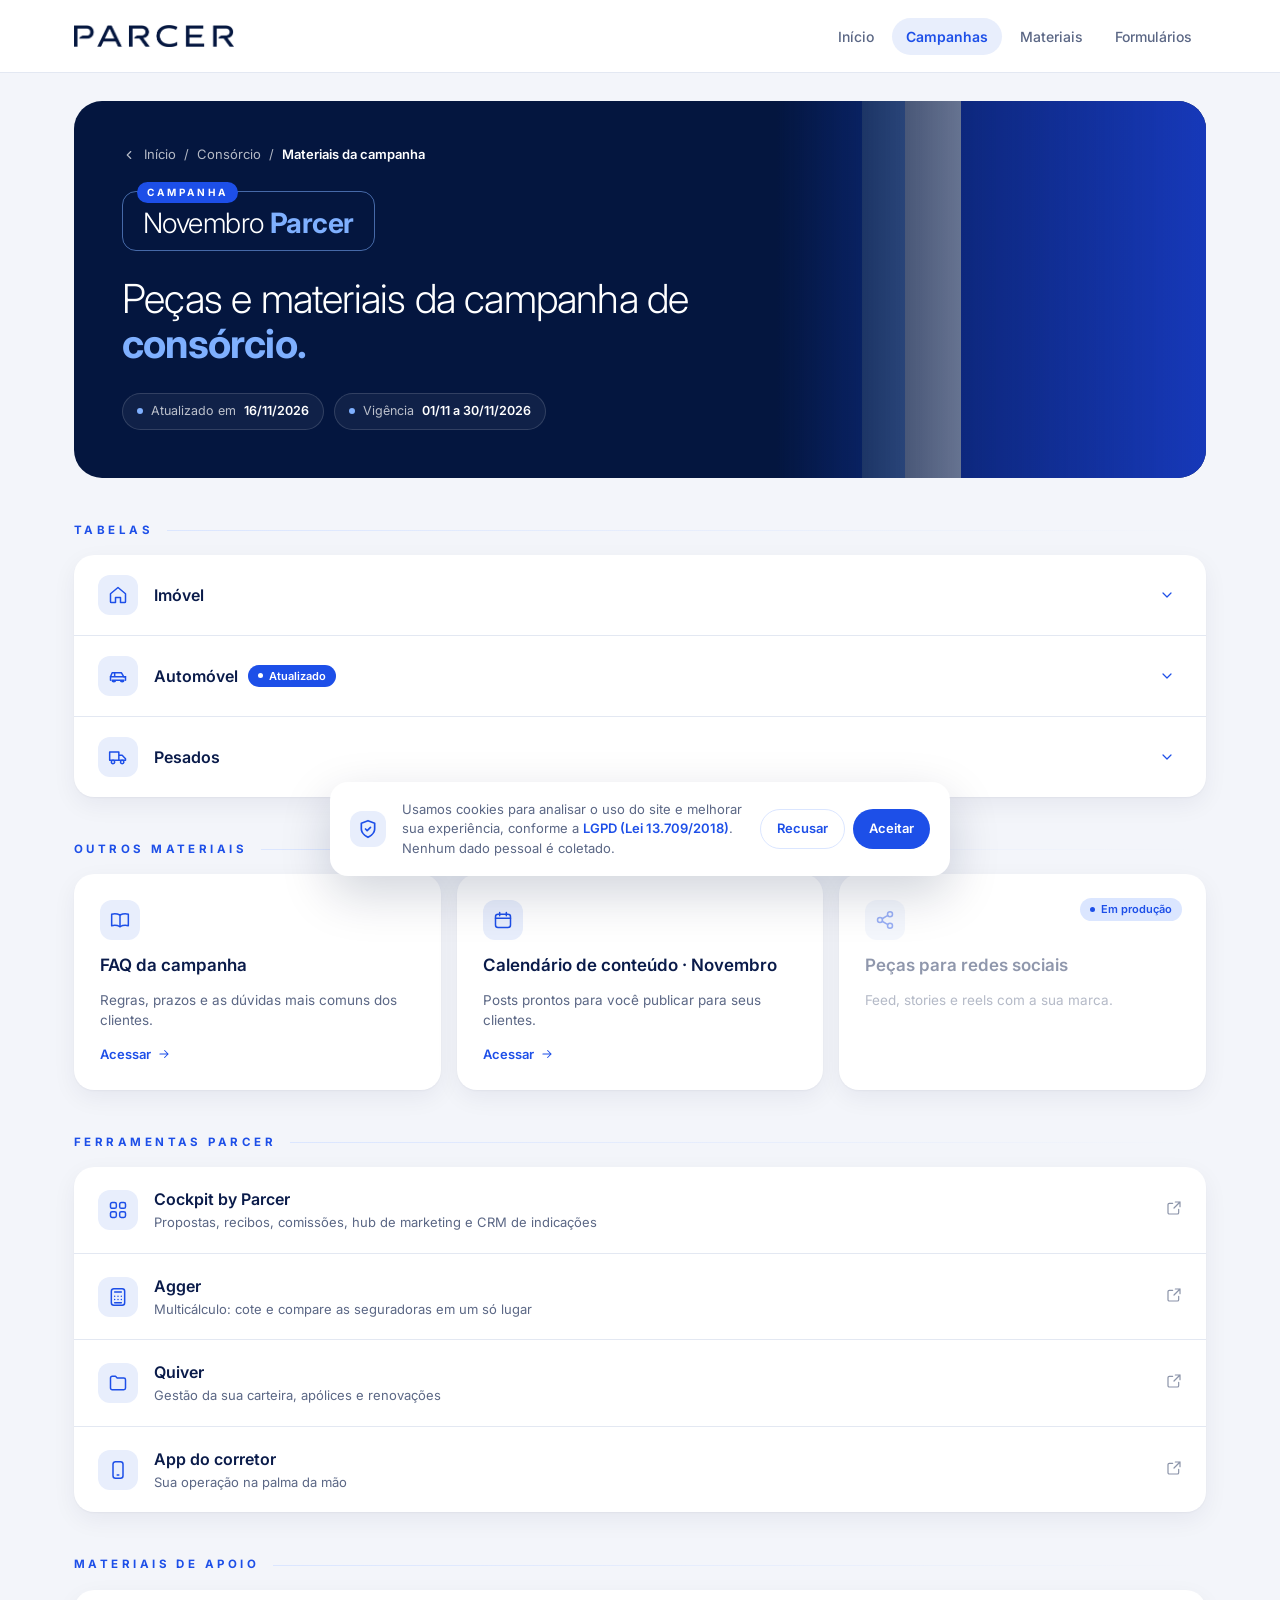
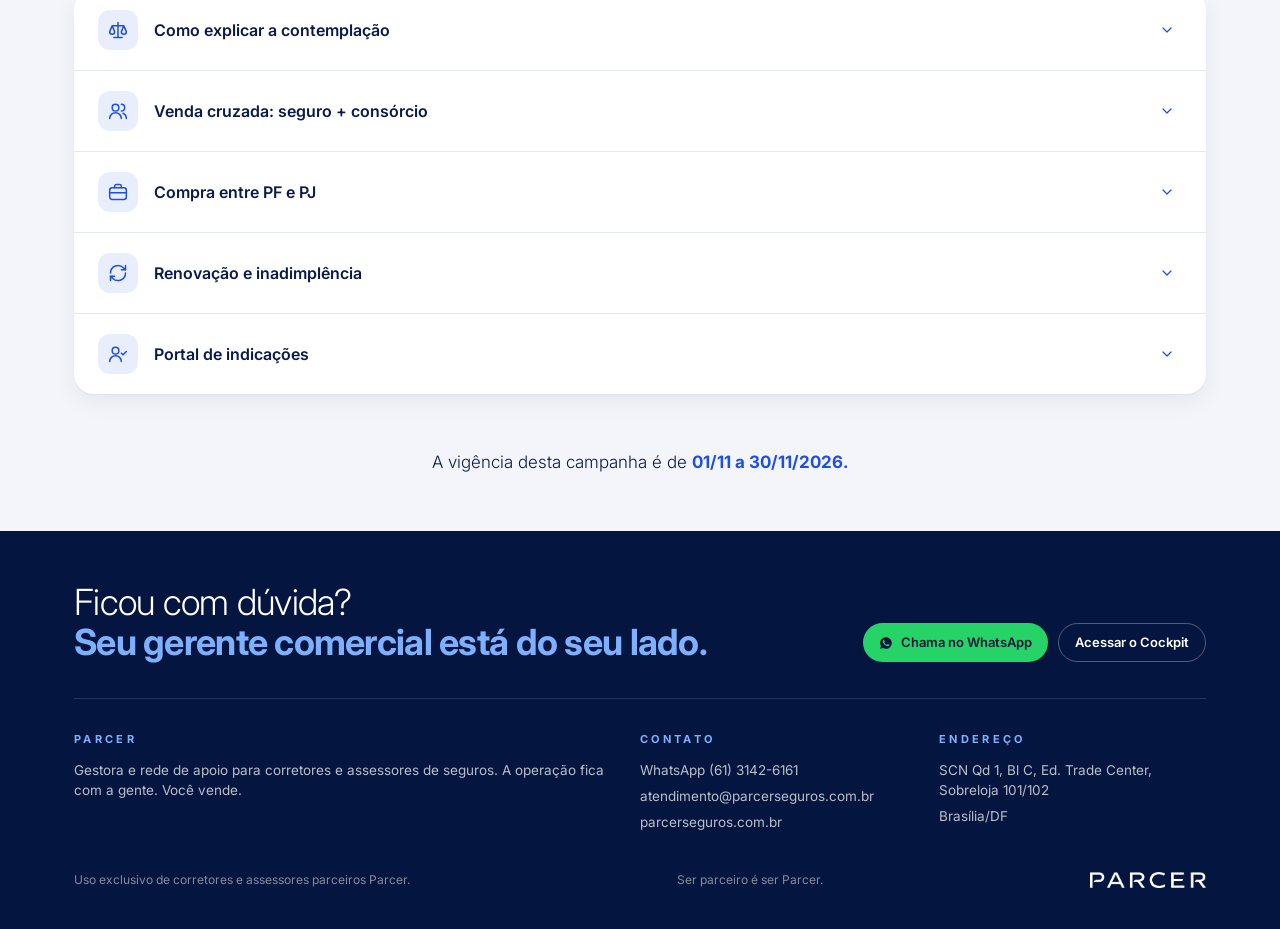
<file: campanha-consorcio.html>
<!DOCTYPE html>
<html lang="pt-BR">
<head>
<meta charset="UTF-8">
<meta name="viewport" content="width=device-width, initial-scale=1">
<title>Parcer · Campanha de Consórcio</title>
<link rel="preconnect" href="https://fonts.googleapis.com">
<link rel="preconnect" href="https://fonts.gstatic.com" crossorigin>
<link href="https://fonts.googleapis.com/css2?family=Inter:wght@300;400;500;600;700&display=swap" rel="stylesheet">
<link rel="stylesheet" href="css/parcer.css">
</head>
<body>

<header class="top">
  <div class="wrap">
    <a href="index.html" class="logo" aria-label="Parcer — início"><img src="img/logo-navy.png" alt="PARCER"></a>
    <nav class="nav"><a href="index.html">Início</a><a href="index.html#campanhas" class="on">Campanhas</a><a href="index.html#materiais">Materiais</a><a href="index.html#formularios">Formulários</a></nav>
  </div>
</header>

<main class="wrap">

  <!-- HERO -->
  <div class="hero">
    <div class="bars" aria-hidden="true"><i></i><i></i><i></i><i></i></div>
    <div class="hero-inner">
      <nav class="crumbs" aria-label="Navegação">
        <svg width="14" height="14" viewBox="0 0 24 24" fill="none" stroke="currentColor" stroke-width="2" stroke-linecap="round" stroke-linejoin="round"><path d="m15 18-6-6 6-6"/></svg>
        <a href="index.html">Início</a><span>/</span><a href="index.html#campanhas" id="crumb-cat"></a><span>/</span><b>Materiais da campanha</b>
      </nav>
      <div class="badge"><span class="tag" id="camp-tag"></span><span class="name" id="camp-name"></span></div>
      <h1 id="camp-title"></h1>
      <div class="meta">
        <span>Atualizado em <b id="camp-upd"></b></span>
        <span>Vigência <b id="camp-vig"></b></span>
      </div>
    </div>
  </div>

  <section class="block rv"><div class="eyebrow">Tabelas</div><div class="card" id="tabelas"></div></section>
  <section class="block rv"><div class="eyebrow">Outros materiais</div><div class="grid3" id="outros"></div></section>
  <section class="block rv"><div class="eyebrow">Ferramentas Parcer</div><div class="card" id="ferramentas"></div></section>
  <section class="block rv"><div class="eyebrow">Materiais de apoio</div><div class="card" id="apoio"></div></section>

  <p class="vig rv" id="vig-line"></p>
</main>

<footer>
  <div class="wrap">
    <div class="f-top">
      <h2>Ficou com dúvida?<br><b>Seu gerente comercial está do seu lado.</b></h2>
      <div class="f-cta">
        <a class="btn wa" href="https://wa.me/556131426161" target="_blank" rel="noopener">
          <svg viewBox="0 0 24 24" fill="currentColor"><path d="M12 2a10 10 0 0 0-8.6 15.1L2 22l5-1.3A10 10 0 1 0 12 2Zm5.3 14.1c-.2.6-1.3 1.2-1.8 1.2-.5.1-1 .2-3.3-.7-2.8-1.1-4.6-3.9-4.7-4.1-.1-.2-1.1-1.5-1.1-2.9 0-1.4.7-2 1-2.3.2-.3.5-.3.7-.3h.5c.2 0 .4 0 .6.5l.8 2c.1.2.1.3 0 .5l-.3.5-.4.4c-.1.1-.3.3-.1.6.2.3.8 1.3 1.7 2.1 1.1 1 2.1 1.3 2.4 1.5.3.1.5.1.6-.1l.9-1.1c.2-.3.4-.2.6-.1l1.9.9c.3.1.5.2.5.3.1.2.1.7-.1 1.2Z"/></svg>
          Chama no WhatsApp
        </a>
        <a class="btn line" href="https://portal.parcerseguros.com.br" target="_blank" rel="noopener">Acessar o Cockpit</a>
      </div>
    </div>
    <div class="f-cols">
      <div>
        <h5>Parcer</h5>
        <p>Gestora e rede de apoio para corretores e assessores de seguros. A operação fica com a gente. Você vende.</p>
      </div>
      <div>
        <h5>Contato</h5>
        <p>WhatsApp (61) 3142-6161</p>
        <p>atendimento@parcerseguros.com.br</p>
        <p><a href="https://parcerseguros.com.br" target="_blank" rel="noopener">parcerseguros.com.br</a></p>
      </div>
      <div>
        <h5>Endereço</h5>
        <p>SCN Qd 1, Bl C, Ed. Trade Center, Sobreloja 101/102</p>
        <p>Brasília/DF</p>
      </div>
    </div>
    <div class="f-bottom">
      <span>Uso exclusivo de corretores e assessores parceiros Parcer.</span>
      <span>Ser parceiro é ser Parcer.</span>
      <img src="img/logo-white.png" alt="PARCER" height="16">
    </div>
  </div>
</footer>

<div class="cookie" id="cookie">
  <div class="ico"><svg viewBox="0 0 24 24" fill="none" stroke="currentColor" stroke-width="2" stroke-linecap="round" stroke-linejoin="round"><path d="M12 22s8-4 8-10V5l-8-3-8 3v7c0 6 8 10 8 10Z"/><path d="m9 12 2 2 4-4"/></svg></div>
  <p>Usamos cookies para analisar o uso do site e melhorar sua experiência, conforme a <a href="https://www.planalto.gov.br/ccivil_03/_ato2015-2018/2018/lei/l13709.htm" target="_blank" rel="noopener">LGPD (Lei 13.709/2018)</a>. Nenhum dado pessoal é coletado.</p>
  <div class="btns"><button class="btn ghost" data-ck>Recusar</button><button class="btn" data-ck>Aceitar</button></div>
</div>
<div class="toast" id="toast"></div>

<script>
/* =========================================================
   CONTEÚDO — edite aqui. Troque "#" pelos links reais
   (Google Drive, Canva, YouTube, PDFs etc.).
   ========================================================= */
const CONTENT = {
  campanha: {
    categoria: "Consórcio",
    tag: "Campanha",
    nome: "Novembro <b>Parcer</b>",
    titulo: "Peças e materiais da campanha de <b>consórcio.</b>",
    atualizado: "16/11/2026",
    vigencia: "01/11 a 30/11/2026"
  },
  // Tabelas: cada produto tem etapas. Etapa 1 = redutor; Etapa 2 (opcional) = forma de entrada.
  tabelas: [
    { nome: "Imóvel", icon: "home",
      redutores: ["Plano integral", "Redutor de 25%", "Redutor de 50%"],
      entradas: ["Entrada diluída no prazo do grupo", "Entrada à vista", "Entrada em 3x", "Entrada em 6x"],
      links: ["Tabelas Imóvel PF", "Tabelas Imóvel PJ"] },
    { nome: "Automóvel", icon: "car", badge: "Atualizado",
      redutores: ["Plano integral", "Redutor de 25%", "Redutor de 50%"],
      links: ["Tabelas Automóvel PF", "Tabelas Automóvel PJ"] },
    { nome: "Pesados", icon: "truck",
      redutores: ["Plano integral", "Redutor de 25%", "Redutor de 50%"],
      links: ["Tabelas Pesados PF", "Tabelas Pesados PJ"] }
  ],
  outros: [
    { titulo: "FAQ da campanha", texto: "Regras, prazos e as dúvidas mais comuns dos clientes.", icon: "book", url: "#" },
    { titulo: "Calendário de conteúdo · Novembro", texto: "Posts prontos para você publicar para seus clientes.", icon: "calendar", url: "#" },
    { titulo: "Peças para redes sociais", texto: "Feed, stories e reels com a sua marca.", icon: "share", url: "#", emProducao: true }
  ],
  ferramentas: [
    { titulo: "Cockpit by Parcer", sub: "Propostas, recibos, comissões, hub de marketing e CRM de indicações", icon: "grid", url: "https://portal.parcerseguros.com.br" },
    { titulo: "Agger", sub: "Multicálculo: cote e compare as seguradoras em um só lugar", icon: "calc", url: "#" },
    { titulo: "Quiver", sub: "Gestão da sua carteira, apólices e renovações", icon: "folder", url: "#" },
    { titulo: "App do corretor", sub: "Sua operação na palma da mão", icon: "phone", url: "#" }
  ],
  apoio: [
    { titulo: "Como explicar a contemplação", icon: "scale", links: ["Guia de bolso", "FAQ"] },
    { titulo: "Venda cruzada: seguro + consórcio", icon: "users", links: ["Playbook", "Roteiro de WhatsApp"] },
    { titulo: "Compra entre PF e PJ", icon: "briefcase", links: ["Guia de bolso", "FAQ"] },
    { titulo: "Renovação e inadimplência", icon: "refresh", links: ["Guia de bolso", "Modelos de e-mail"] },
    { titulo: "Portal de indicações", icon: "userCheck", links: ["Guia de bolso"] }
  ],
};

/* ============ Ícones (traço) ============ */
const P = {
  home:'<path d="M3 10.5 12 3l9 7.5V20a1 1 0 0 1-1 1h-5v-6H9v6H4a1 1 0 0 1-1-1z"/>',
  car:'<path d="M5 17h14M5 17a2 2 0 1 0 4 0M15 17a2 2 0 1 0 4 0M3 17v-4l2-5h11l3 5h2v4"/><path d="M8 8v5M3 13h18"/>',
  truck:'<path d="M2 6h11v10H2zM13 10h4l4 4v2h-8z"/><circle cx="6" cy="18" r="2"/><circle cx="17" cy="18" r="2"/>',
  book:'<path d="M2 5c3-1 6-1 10 1 4-2 7-2 10-1v14c-3-1-6-1-10 1-4-2-7-2-10-1z"/><path d="M12 6v14"/>',
  calendar:'<rect x="3" y="5" width="18" height="16" rx="3"/><path d="M3 10h18M8 3v4M16 3v4"/>',
  share:'<circle cx="18" cy="5" r="3"/><circle cx="6" cy="12" r="3"/><circle cx="18" cy="19" r="3"/><path d="m8.6 13.5 6.8 4M15.4 6.5l-6.8 4"/>',
  grid:'<rect x="3" y="3" width="7" height="7" rx="2"/><rect x="14" y="3" width="7" height="7" rx="2"/><rect x="3" y="14" width="7" height="7" rx="2"/><rect x="14" y="14" width="7" height="7" rx="2"/>',
  calc:'<rect x="4" y="2" width="16" height="20" rx="3"/><path d="M8 6h8M8 11h.01M12 11h.01M16 11h.01M8 15h.01M12 15h.01M16 15h.01M8 19h8"/>',
  folder:'<path d="M3 6a2 2 0 0 1 2-2h4l2 2h8a2 2 0 0 1 2 2v10a2 2 0 0 1-2 2H5a2 2 0 0 1-2-2z"/>',
  phone:'<rect x="6" y="2" width="12" height="20" rx="3"/><path d="M11 18h2"/>',
  scale:'<path d="M12 3v18M7 21h10M5 7h14M5 7l-3 7a3 3 0 0 0 6 0zM19 7l-3 7a3 3 0 0 0 6 0z"/>',
  users:'<circle cx="9" cy="8" r="4"/><path d="M2 21a7 7 0 0 1 14 0M16 4a4 4 0 0 1 0 8M22 21a7 7 0 0 0-4-6.3"/>',
  briefcase:'<rect x="2" y="7" width="20" height="14" rx="3"/><path d="M8 7V5a2 2 0 0 1 2-2h4a2 2 0 0 1 2 2v2M2 13h20"/>',
  refresh:'<path d="M21 12a9 9 0 0 1-15.5 6.2L3 16M3 12a9 9 0 0 1 15.5-6.2L21 8"/><path d="M21 3v5h-5M3 21v-5h5"/>',
  userCheck:'<circle cx="9" cy="8" r="4"/><path d="M2 21a7 7 0 0 1 14 0M16 11l2 2 4-4"/>',
  chev:'<path d="m6 9 6 6 6-6"/>',
  ext:'<path d="M14 3h7v7M21 3l-9 9M19 14v5a2 2 0 0 1-2 2H5a2 2 0 0 1-2-2V7a2 2 0 0 1 2-2h5"/>',
  file:'<path d="M14 2H6a2 2 0 0 0-2 2v16a2 2 0 0 0 2 2h12a2 2 0 0 0 2-2V8z"/><path d="M14 2v6h6M8 13h8M8 17h5"/>',
  arrow:'<path d="M5 12h14M13 6l6 6-6 6"/>',
  play:'<path d="M7 4v16l13-8z" fill="currentColor" stroke="none"/>'
};
const ic = n => `<svg viewBox="0 0 24 24" fill="none" stroke="currentColor" stroke-width="1.8" stroke-linecap="round" stroke-linejoin="round">${P[n]||''}</svg>`;
const linkBtn = (label, url="#", ghost=false) => `<a class="btn ${ghost?'ghost':''}" href="${url}" target="_blank" rel="noopener" data-link>${ic('file')}${label}</a>`;

/* ============ Render ============ */
const C = CONTENT.campanha;
document.getElementById('crumb-cat').textContent = C.categoria;
document.getElementById('camp-tag').textContent = C.tag;
document.getElementById('camp-name').innerHTML = C.nome;
document.getElementById('camp-title').innerHTML = C.titulo;
document.getElementById('camp-upd').textContent = C.atualizado;
document.getElementById('camp-vig').textContent = C.vigencia;
document.getElementById('vig-line').innerHTML = `A vigência desta campanha é de <b>${C.vigencia.replace(' a ',' a ')}.</b>`;

const accRow = (label, icon, right, badge) => `
  <button class="row" aria-expanded="false">
    ${icon?`<span class="ico">${ic(icon)}</span>`:''}
    <span class="lbl">${label}${badge?`<span class="pill">${badge}</span>`:''}</span>
    ${right}
  </button>`;
const chev = `<span class="chev">${ic('chev')}</span>`;

// Tabelas
document.getElementById('tabelas').innerHTML = CONTENT.tabelas.map(p => {
  const inner = p.redutores.map(r => {
    const body = p.entradas
      ? `<div class="step"><span class="n">2</span>Escolha a forma de entrada</div>` +
        p.entradas.map(e => `<div class="sub"><h4>${e}</h4><div class="btns">${p.links.map((l,i)=>linkBtn(l,'#',i>0)).join('')}</div></div>`).join('')
      : `<div class="btns" style="padding-top:4px">${p.links.map((l,i)=>linkBtn(l,'#',i>0)).join('')}</div>`;
    return `<div class="opt acc">${accRow(r,null,chev)}<div class="panel"><div><div class="panel-in">${body}</div></div></div></div>`;
  }).join('');
  return `<div class="acc">${accRow(p.nome,p.icon,chev,p.badge)}
    <div class="panel"><div><div class="panel-in">
      <div class="step"><span class="n">1</span>Escolha o redutor</div>
      <div class="opts">${inner}</div>
    </div></div></div></div>`;
}).join('');

// Outros materiais
document.getElementById('outros').innerHTML = CONTENT.outros.map(o => o.emProducao
  ? `<div class="tile off"><span class="ico">${ic(o.icon)}</span><span class="pill soft">Em produção</span><h3>${o.titulo}</h3><p>${o.texto}</p></div>`
  : `<a class="tile" href="${o.url}" target="_blank" rel="noopener" data-link><span class="ico">${ic(o.icon)}</span><h3>${o.titulo}</h3><p>${o.texto}</p><span class="go">Acessar ${ic('arrow')}</span></a>`
).join('');

// Ferramentas
document.getElementById('ferramentas').innerHTML = CONTENT.ferramentas.map(f => `
  <a class="row" href="${f.url}" target="_blank" rel="noopener" data-link>
    <span class="ico">${ic(f.icon)}</span>
    <span class="lbl" style="flex-direction:column;align-items:flex-start;gap:2px">${f.titulo}<small style="font-weight:400;font-size:13px;color:var(--muted)">${f.sub}</small></span>
    <span class="ext">${ic('ext')}</span>
  </a>`).join('');

// Apoio
document.getElementById('apoio').innerHTML = CONTENT.apoio.map(a => `
  <div class="acc">${accRow(a.titulo,a.icon,chev)}
    <div class="panel"><div><div class="panel-in"><div class="btns">${a.links.map((l,i)=>linkBtn(l,'#',i>0)).join('')}</div></div></div></div>
  </div>`).join('');


/* ============ Comportamento ============ */
document.addEventListener('click', e => {
  const row = e.target.closest('button.row');
  if (row) {
    const acc = row.parentElement;
    const open = acc.classList.toggle('open');
    row.setAttribute('aria-expanded', open);
    return;
  }
  const a = e.target.closest('[data-link]');
  if (a && a.getAttribute('href') === '#') { e.preventDefault(); toast('Link em breve. Fale com seu gerente comercial.'); }
  if (e.target.matches('[data-ck]')) document.getElementById('cookie').classList.add('hide');
});

let tt; function toast(msg){ const t=document.getElementById('toast'); t.textContent=msg; t.classList.add('show'); clearTimeout(tt); tt=setTimeout(()=>t.classList.remove('show'),2400); }

const io = new IntersectionObserver(es => es.forEach(x => { if (x.isIntersecting){ x.target.classList.add('in'); io.unobserve(x.target);} }), {threshold:.08});
document.querySelectorAll('.rv').forEach(el => io.observe(el));
</script>
</body>
</html>
</file>
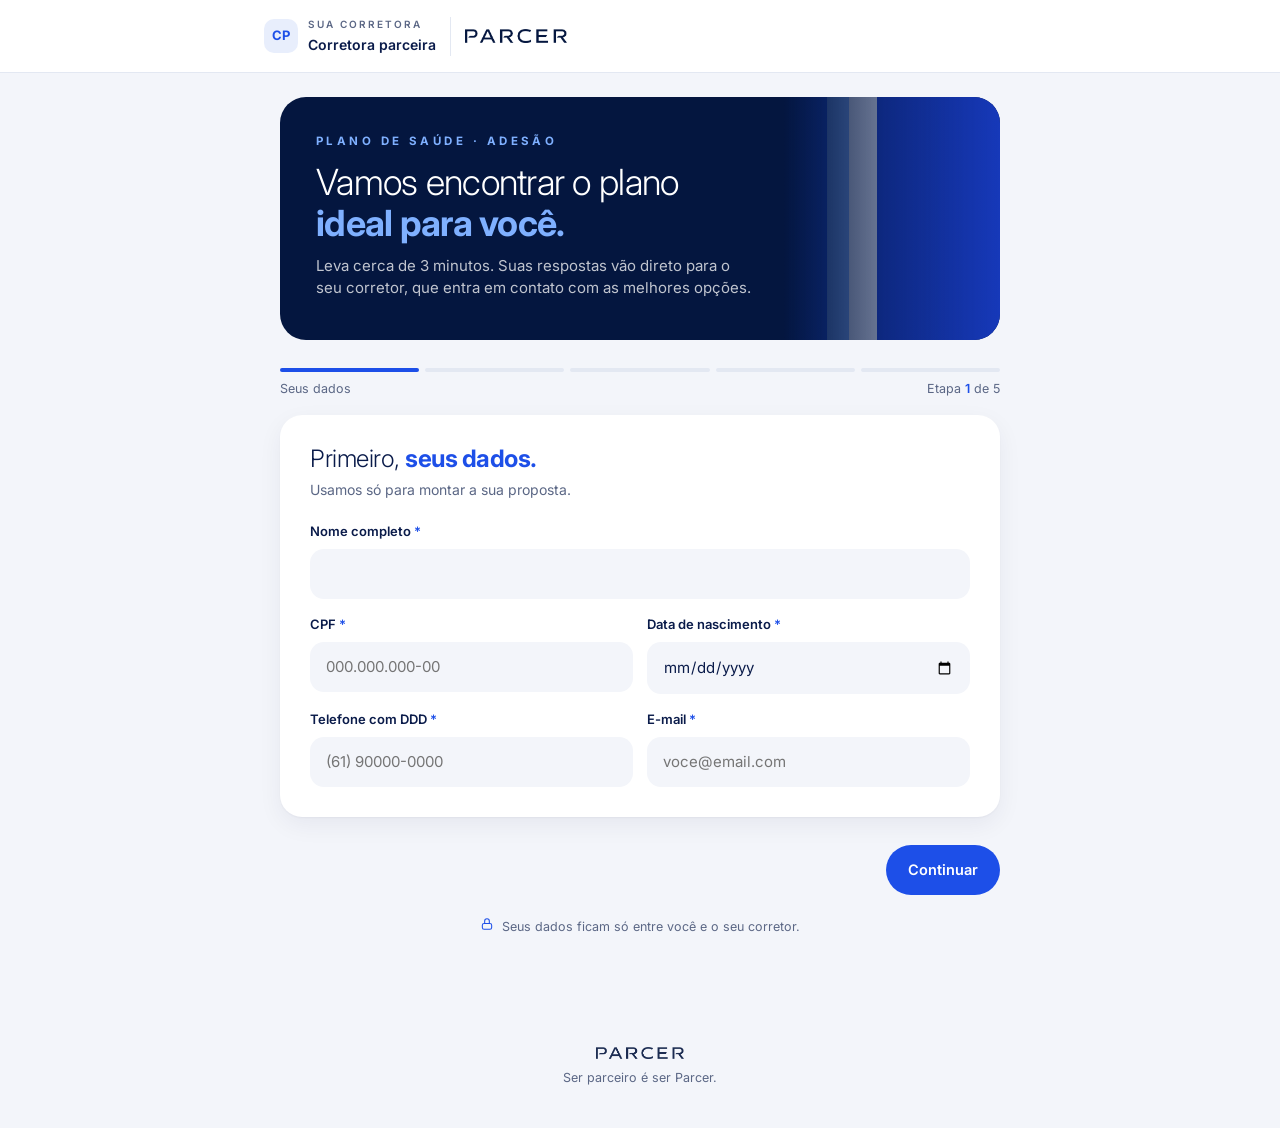
<file: formulario-saude.html>
<!DOCTYPE html>
<html lang="pt-BR">
<head>
<meta charset="UTF-8">
<meta name="viewport" content="width=device-width, initial-scale=1">
<title>Formulário de Adesão · Plano de Saúde</title>
<link rel="preconnect" href="https://fonts.googleapis.com">
<link rel="preconnect" href="https://fonts.gstatic.com" crossorigin>
<link href="https://fonts.googleapis.com/css2?family=Inter:wght@300;400;500;600;700&display=swap" rel="stylesheet">
<link rel="stylesheet" href="css/parcer.css">
</head>
<body class="form-page">

<!-- Cabeçalho co-branding: corretora parceira + PARCER -->
<header class="top">
  <div class="wrap" style="max-width:800px">
    <div class="cobrand">
      <div class="cor"><span class="av" id="cor-av">CP</span><div><small>Sua corretora</small><b id="cor-nome">Corretora parceira</b></div></div>
      <img src="img/logo-navy.png" alt="PARCER">
    </div>
  </div>
</header>

<div class="f-wrap">
  <div class="f-hero">
    <div class="bars" aria-hidden="true"><i></i><i></i><i></i><i></i></div>
    <div class="ey" style="font-size:11.5px;font-weight:700;letter-spacing:.3em;text-transform:uppercase;color:var(--sky)">Plano de saúde · Adesão</div>
    <h1>Vamos encontrar o plano <b>ideal para você.</b></h1>
    <p>Leva cerca de 3 minutos. Suas respostas vão direto para o seu corretor, que entra em contato com as melhores opções.</p>
  </div>

  <div class="progress" id="prog"></div>
  <div class="stepinfo"><span id="st-name"></span><span>Etapa <b id="st-n">1</b> de <span id="st-t"></span></span></div>

  <form id="form" novalidate>

    <!-- 1. DADOS -->
    <section class="fs" data-step="Seus dados">
      <h2>Primeiro, <b>seus dados.</b></h2>
      <p class="hint">Usamos só para montar a sua proposta.</p>
      <div class="fg">
        <div class="f"><label for="nome">Nome completo <i>*</i></label><input id="nome" name="Nome completo" autocomplete="name" required><span class="em">Informe seu nome completo.</span></div>
        <div class="f s3"><label for="cpf">CPF <i>*</i></label><input id="cpf" name="CPF" inputmode="numeric" placeholder="000.000.000-00" data-mask="cpf" required><span class="em">CPF inválido.</span></div>
        <div class="f s3"><label for="nasc">Data de nascimento <i>*</i></label><input id="nasc" name="Data de nascimento" type="date" required><span class="em">Informe a data.</span></div>
        <div class="f s3"><label for="tel">Telefone com DDD <i>*</i></label><input id="tel" name="Telefone" inputmode="tel" autocomplete="tel" placeholder="(61) 90000-0000" data-mask="tel" required><span class="em">Telefone inválido.</span></div>
        <div class="f s3"><label for="email">E-mail <i>*</i></label><input id="email" name="E-mail" type="email" autocomplete="email" placeholder="voce@email.com" required><span class="em">E-mail inválido.</span></div>
      </div>
    </section>

    <!-- 2. SOBRE VOCÊ -->
    <section class="fs" data-step="Sobre você">
      <h2>Agora, um pouco <b>sobre você.</b></h2>
      <p class="hint">Isso ajuda a encontrar planos com condições especiais.</p>
      <div class="fg">
        <div class="f"><span class="lb">Gênero <i>*</i></span>
          <div class="seg" data-req="Gênero">
            <label><input type="radio" name="Gênero" value="Feminino"><span>Feminino</span></label>
            <label><input type="radio" name="Gênero" value="Masculino"><span>Masculino</span></label>
            <label><input type="radio" name="Gênero" value="Outro"><span>Outro</span></label>
            <label><input type="radio" name="Gênero" value="Prefiro não informar"><span>Prefiro não informar</span></label>
          </div><span class="em">Escolha uma opção.</span></div>
        <div class="f s3"><label for="civil">Estado civil <i>*</i></label>
          <select id="civil" name="Estado civil" required>
            <option value="">Selecione</option><option>Solteiro(a)</option><option>Casado(a)</option><option>União estável</option><option>Divorciado(a)</option><option>Viúvo(a)</option>
          </select><span class="em">Selecione uma opção.</span></div>
        <div class="f s3"><label for="prof">Qual é a sua profissão? <i>*</i></label><input id="prof" name="Profissão" required><span class="em">Informe sua profissão.</span></div>
        <div class="f s2"><span class="lb">Possui carteira assinada? <i>*</i></span>
          <div class="seg" data-req="Carteira assinada"><label><input type="radio" name="Carteira assinada" value="Sim"><span>Sim</span></label><label><input type="radio" name="Carteira assinada" value="Não"><span>Não</span></label></div><span class="em">Escolha uma opção.</span></div>
        <div class="f s2"><span class="lb">É estudante? <i>*</i></span>
          <div class="seg" data-req="Estudante"><label><input type="radio" name="Estudante" value="Sim"><span>Sim</span></label><label><input type="radio" name="Estudante" value="Não"><span>Não</span></label></div><span class="em">Escolha uma opção.</span></div>
        <div class="f s2"><span class="lb">Formação superior? <i>*</i></span>
          <div class="seg" data-req="Formação superior"><label><input type="radio" name="Formação superior" value="Sim"><span>Sim</span></label><label><input type="radio" name="Formação superior" value="Não"><span>Não</span></label></div><span class="em">Escolha uma opção.</span></div>
      </div>
    </section>

    <!-- 3. QUESTIONÁRIO -->
    <section class="fs" data-step="Sobre o plano">
      <h2>O que você procura <b>no seu plano.</b></h2>
      <p class="hint">Não tem resposta certa. Se tiver dúvida, seu corretor ajuda.</p>
      <div class="fg">
        <div class="f s3"><span class="lb">Procura um plano com coparticipação? <i>*</i></span>
          <div class="seg" data-req="Coparticipação"><label><input type="radio" name="Coparticipação" value="Sim"><span>Sim</span></label><label><input type="radio" name="Coparticipação" value="Não"><span>Não</span></label><label><input type="radio" name="Coparticipação" value="Não sei"><span>Não sei</span></label></div><span class="em">Escolha uma opção.</span></div>
        <div class="f s3"><span class="lb">Plano regional ou nacional? <i>*</i></span>
          <div class="seg" data-req="Abrangência"><label><input type="radio" name="Abrangência" value="Regional"><span>Regional</span></label><label><input type="radio" name="Abrangência" value="Nacional"><span>Nacional</span></label><label><input type="radio" name="Abrangência" value="Não sei"><span>Não sei</span></label></div><span class="em">Escolha uma opção.</span></div>
        <div class="f"><span class="lb">Já teve algum plano de saúde? <i>*</i></span>
          <div class="seg" data-req="Plano anterior"><label><input type="radio" name="Plano anterior" value="Sim"><span>Sim</span></label><label><input type="radio" name="Plano anterior" value="Não"><span>Não</span></label></div><span class="em">Escolha uma opção.</span></div>
        <div class="f s3" data-if="Plano anterior=Sim" hidden><label for="qual">Qual era o plano? <i>*</i></label><input id="qual" name="Qual plano anterior" placeholder="Operadora e plano" data-cond-req><span class="em">Informe o plano.</span></div>
        <div class="f s3" data-if="Plano anterior=Sim" hidden><label for="venc">Quando venceu? <i>*</i></label><input id="venc" name="Vencimento do plano anterior" type="month" data-cond-req><span class="em">Informe o mês.</span></div>
        <div class="f"><span class="lb">Existem outras apólices vigentes para a mesma área segurada? <i>*</i></span>
          <div class="seg" data-req="Outras apólices vigentes"><label><input type="radio" name="Outras apólices vigentes" value="Sim"><span>Sim</span></label><label><input type="radio" name="Outras apólices vigentes" value="Não"><span>Não</span></label></div><span class="em">Escolha uma opção.</span></div>
      </div>
    </section>

    <!-- 4. ENDEREÇO -->
    <section class="fs" data-step="Endereço">
      <h2>Por último, <b>seu endereço.</b></h2>
      <p class="hint">A rede de atendimento depende da sua região.</p>
      <div class="fg">
        <div class="f s2"><label for="cep">CEP <i>*</i></label><input id="cep" name="CEP" inputmode="numeric" placeholder="00000-000" data-mask="cep" autocomplete="postal-code" required><span class="em">CEP inválido.</span></div>
        <div class="f s4"><label for="uf">UF <i>*</i></label>
          <select id="uf" name="UF" required><option value="">Selecione</option></select><span class="em">Selecione o estado.</span></div>
        <div class="f"><label for="end">Endereço <i>*</i></label><input id="end" name="Endereço" autocomplete="street-address" placeholder="Rua, número, complemento, bairro e cidade" required><span class="em">Informe o endereço.</span></div>
      </div>
    </section>

    <!-- 5. REVISÃO -->
    <section class="fs" data-step="Revisão">
      <h2>Confira e <b>envie.</b></h2>
      <p class="hint">Se algo estiver errado, toque em "Editar".</p>
      <div class="review" id="review"></div>
      <label class="consent"><input type="checkbox" id="lgpd"><span>Autorizo o uso dos meus dados para a cotação do plano de saúde, conforme a LGPD (Lei 13.709/2018).</span></label>
      <div class="f" id="lgpd-f" style="margin-top:6px"><span class="em">Para enviar, marque a autorização.</span></div>
    </section>

    <!-- FIM -->
    <section class="fs" data-step="Pronto" data-final>
      <div class="done">
        <div class="ok">${check}</div>
        <h2>Tudo certo, <b><span id="done-nome">obrigado</span>.</b></h2>
        <p class="hint" style="margin:8px auto 0;max-width:420px">Abrimos o WhatsApp com as suas respostas. É só tocar em enviar. Seu corretor vai entrar em contato com as opções.</p>
        <div class="btns">
          <a class="btn wa" id="wa-again" href="#" target="_blank" rel="noopener">Abrir o WhatsApp de novo</a>
          <button type="button" class="btn ghost" id="copy-ans">Copiar respostas</button>
        </div>
      </div>
    </section>

    <div class="f-acts" id="acts">
      <button type="button" class="btn ghost" id="prev">Voltar</button>
      <button type="button" class="btn" id="next">Continuar</button>
      <button type="submit" class="btn wa" id="send" hidden>
        <svg viewBox="0 0 24 24" fill="currentColor"><path d="M12 2a10 10 0 0 0-8.6 15.1L2 22l5-1.3A10 10 0 1 0 12 2Zm5.3 14.1c-.2.6-1.3 1.2-1.8 1.2-.5.1-1 .2-3.3-.7-2.8-1.1-4.6-3.9-4.7-4.1-.1-.2-1.1-1.5-1.1-2.9 0-1.4.7-2 1-2.3.2-.3.5-.3.7-.3h.5c.2 0 .4 0 .6.5l.8 2c.1.2.1.3 0 .5l-.3.5-.4.4c-.1.1-.3.3-.1.6.2.3.8 1.3 1.7 2.1 1.1 1 2.1 1.3 2.4 1.5.3.1.5.1.6-.1l.9-1.1c.2-.3.4-.2.6-.1l1.9.9c.3.1.5.2.5.3.1.2.1.7-.1 1.2Z"/></svg>
        Enviar pelo WhatsApp
      </button>
    </div>
  </form>

  <div class="secure"><span id="lock"></span>Seus dados ficam só entre você e o seu corretor.</div>
</div>

<div class="f-foot">
  <img src="img/logo-navy.png" alt="PARCER">
  Ser parceiro é ser Parcer.
</div>
<div class="toast" id="toast"></div>

<script src="js/parcer.js"></script>
<script>
/* =========================================================
   CONFIGURAÇÃO DO CORRETOR
   Quando hospedado no site da Parcer, cada corretor terá o link:
   formulario-saude.html?corretor=Nome%20da%20Corretora&whats=5561999999999
   Sem parâmetros, as respostas vão para o WhatsApp da Parcer.
   ========================================================= */
const PADRAO = { corretor: "Corretora parceira", whats: "556131426161" };
let q; try { q = new URLSearchParams(location.search); } catch(_) { q = new URLSearchParams(); }
const COR = {
  nome: (q.get('corretor') || PADRAO.corretor).slice(0,60),
  whats: (q.get('whats') || PADRAO.whats).replace(/\D/g,'')
};
/* Protótipo: se o corretor configurou a marca no painel, o formulário usa a marca dele */
let PERFIL=null; try{ PERFIL=JSON.parse(localStorage.getItem('parcer-proto-perfil')||'null'); }catch(_){}
if(PERFIL && !q.get('corretor')){
  COR.nome = PERFIL.nome || COR.nome;
  const d=(PERFIL.whats||'').replace(/\D/g,''); if(d.length>=10) COR.whats = d.length<=11 ? '55'+d : d;
  if(PERFIL.cor){
    const hx=h=>{h=h.replace('#','');return[0,2,4].map(i=>parseInt(h.substr(i,2),16))};
    const toHex=a=>'#'+a.map(v=>Math.round(v).toString(16).padStart(2,'0')).join('');
    const lum=h=>{const a=hx(h).map(v=>{v/=255;return v<=.03928?v/12.92:Math.pow((v+.055)/1.055,2.4)});return .2126*a[0]+.7152*a[1]+.0722*a[2]};
    const mix=(a,b,t)=>{const x=hx(a),y=hx(b);return toHex(x.map((v,i)=>v+(y[i]-v)*t))};
    let b=PERFIL.cor; for(let t=.08;(1.05/(lum(b)+.05))<3.2&&t<=.9;t+=.08) b=mix(PERFIL.cor,'#04163F',t);
    const r=document.documentElement.style;
    r.setProperty('--royal',b); r.setProperty('--royal-h',mix(b,'#ffffff',.12)); r.setProperty('--navy',mix(b,'#0B0D12',.42)); r.setProperty('--royal-d',mix(b,'#ffffff',.25));
    r.setProperty('--sky',mix(b,'#ffffff',.6)); r.setProperty('--ice',mix(b,'#ffffff',.9)); r.setProperty('--chip',mix(b,'#ffffff',.8));
  }
  const ft=document.querySelector('.f-foot'); ft.innerHTML=`<span style="display:inline-flex;align-items:center;gap:8px">com tecnologia <img src="img/logo-navy.png" alt="PARCER" style="height:10px;margin:0"></span>`;
  if(PERFIL.logo){ const c=document.querySelector('.cobrand .cor'); c.innerHTML=`<img src="${PERFIL.logo}" alt="" style="height:34px;max-width:130px;width:auto;object-fit:contain">`; }
}
document.getElementById('cor-nome') && (document.getElementById('cor-nome').textContent = COR.nome);
document.getElementById('cor-av') && (document.getElementById('cor-av').textContent = COR.nome.split(/\s+/).filter(w=>w.length>2).slice(0,2).map(w=>w[0]).join('').toUpperCase() || 'CP');
document.getElementById('lock').innerHTML = `<span style="display:inline-flex;width:14px">${ic('lock')}</span>`;
document.querySelector('.done .ok').innerHTML = ic('check');

/* UFs */
const UFS = "AC AL AP AM BA CE DF ES GO MA MT MS MG PA PB PR PE PI RJ RN RS RO RR SC SP SE TO".split(' ');
document.getElementById('uf').insertAdjacentHTML('beforeend', UFS.map(u=>`<option>${u}</option>`).join(''));

/* Máscaras */
const MASK = {
  cpf: v => v.replace(/\D/g,'').slice(0,11).replace(/(\d{3})(\d)/,'$1.$2').replace(/(\d{3})(\d)/,'$1.$2').replace(/(\d{3})(\d{1,2})$/,'$1-$2'),
  tel: v => { v=v.replace(/\D/g,'').slice(0,11); return v.length>10 ? v.replace(/(\d{2})(\d{5})(\d{0,4})/,'($1) $2-$3') : v.replace(/(\d{2})(\d{0,4})(\d{0,4})/,(m,a,b,c)=>`(${a}${a.length===2?') ':''}${b}${c?'-'+c:''}`); },
  cep: v => v.replace(/\D/g,'').slice(0,8).replace(/(\d{5})(\d)/,'$1-$2')
};
document.querySelectorAll('[data-mask]').forEach(el => el.addEventListener('input', () => { el.value = MASK[el.dataset.mask](el.value); }));

function cpfOk(c){ c=c.replace(/\D/g,''); if(c.length!==11||/^(\d)\1+$/.test(c)) return false;
  for(let t=9;t<11;t++){ let s=0; for(let i=0;i<t;i++) s+=c[i]*(t+1-i); if(((s*10)%11)%10!=c[t]) return false; } return true; }

/* CEP: preenche UF e endereço quando o site estiver no ar (ViaCEP) */
document.getElementById('cep').addEventListener('blur', async e => {
  const c = e.target.value.replace(/\D/g,''); if(c.length!==8) return;
  try { const r = await fetch(`https://viacep.com.br/ws/${c}/json/`); const d = await r.json();
    if(!d.erro){ document.getElementById('uf').value = d.uf; const end=document.getElementById('end');
      if(!end.value) end.value = `${d.logradouro}, nº , ${d.bairro}, ${d.localidade}`; save(); }
  } catch(_) {}
});

/* Condicionais */
const form = document.getElementById('form');
function valOf(name){ const els=form.elements[name]; if(!els) return ''; if(els instanceof RadioNodeList){ return els.value; } return els.value.trim(); }
function applyConds(){
  form.querySelectorAll('[data-if]').forEach(box => { const [k,v]=box.dataset.if.split('='); box.hidden = valOf(k)!==v; });
}
form.addEventListener('change', () => { applyConds(); save(); });
form.addEventListener('input', save);

/* Etapas */
const steps = [...form.querySelectorAll('.fs')];
const real = steps.filter(s=>!s.hasAttribute('data-final'));
let cur = 0;
document.getElementById('st-t').textContent = real.length;
document.getElementById('prog').innerHTML = real.map(()=>'<i></i>').join('');

function show(i){
  cur = i; steps.forEach((s,k)=>s.classList.toggle('on', k===i));
  const fin = steps[i].hasAttribute('data-final');
  document.querySelectorAll('#prog i').forEach((b,k)=>b.classList.toggle('on', k<=i));
  document.getElementById('st-name').textContent = steps[i].dataset.step;
  document.getElementById('st-n').textContent = Math.min(i+1, real.length);
  document.getElementById('prev').style.visibility = (i===0||fin) ? 'hidden' : 'visible';
  document.getElementById('next').hidden = i >= real.length-1;
  document.getElementById('send').hidden = i !== real.length-1;
  document.getElementById('acts').hidden = fin;
  document.querySelector('.stepinfo').style.visibility = fin ? 'hidden' : 'visible';
  if(i===real.length-1) buildReview();
  window.scrollTo({top: document.querySelector('.progress').offsetTop - 90, behavior:'smooth'});
}

function validate(sec){
  let ok = true, first = null;
  sec.querySelectorAll('.f').forEach(f => {
    if(f.hidden) return;
    let bad = false;
    const inp = f.querySelector('input:not([type=radio]):not([type=checkbox]), select');
    const seg = f.querySelector('.seg[data-req]');
    if(seg){ bad = !valOf(seg.dataset.req); }
    else if(inp && (inp.required || inp.hasAttribute('data-cond-req'))){
      const v = inp.value.trim();
      bad = !v;
      if(!bad && inp.id==='cpf') bad = !cpfOk(v);
      if(!bad && inp.id==='tel') bad = v.replace(/\D/g,'').length < 10;
      if(!bad && inp.id==='cep') bad = v.replace(/\D/g,'').length !== 8;
      if(!bad && inp.type==='email') bad = !/^[^\s@]+@[^\s@]+\.[^\s@]+$/.test(v);
      if(!bad && inp.id==='nome') bad = v.split(/\s+/).length < 2;
    }
    f.classList.toggle('err', bad);
    if(bad){ ok=false; first = first || f; }
  });
  if(first){ const el=first.querySelector('input,select'); el && el.focus({preventScroll:true}); first.scrollIntoView({behavior:'smooth',block:'center'}); }
  return ok;
}
form.addEventListener('input', e => { const f=e.target.closest('.f'); f && f.classList.remove('err'); });
form.addEventListener('change', e => { const f=e.target.closest('.f'); f && f.classList.remove('err'); });

document.getElementById('next').onclick = () => { if(validate(steps[cur])) show(cur+1); };
document.getElementById('prev').onclick = () => show(cur-1);

/* Revisão */
function fmtDate(v){ if(!v) return ''; const p=v.split('-'); return p.length===3?`${p[2]}/${p[1]}/${p[0]}`:`${p[1]}/${p[0]}`; }
function collect(){
  return real.slice(0,-1).map((sec,idx) => {
    const items = [];
    sec.querySelectorAll('.f').forEach(f => {
      if(f.hidden) return;
      const seg = f.querySelector('.seg[data-req]');
      const inp = f.querySelector('input:not([type=radio]):not([type=checkbox]), select');
      const label = (f.querySelector(':scope > label, :scope > .lb')||{}).textContent.replace('*','').trim();
      let v = seg ? valOf(seg.dataset.req) : (inp ? inp.value.trim() : '');
      if(inp && (inp.type==='date'||inp.type==='month')) v = fmtDate(v);
      items.push([label, v || '—']);
    });
    return { titulo: sec.dataset.step, idx, items };
  });
}
function buildReview(){
  document.getElementById('review').innerHTML = collect().map(g => `
    <div class="grp"><h5>${g.titulo}<button type="button" class="edit" data-go="${g.idx}">Editar</button></h5>
    <dl>${g.items.map(([k,v])=>`<dt>${k}</dt><dd>${v.replace(/</g,'&lt;')}</dd>`).join('')}</dl></div>`).join('');
}
document.getElementById('review').addEventListener('click', e => { const b=e.target.closest('[data-go]'); if(b) show(+b.dataset.go); });

/* Envio */
function message(){
  let t = `*Formulário de Adesão · Plano de Saúde*\nEnviado pelo portal Parcer para ${COR.nome}\n`;
  collect().forEach(g => { t += `\n*${g.titulo}*\n` + g.items.map(([k,v])=>`${k}: ${v}`).join('\n') + '\n'; });
  t += `\nAutorizo o uso dos meus dados para a cotação (LGPD).`;
  return t;
}
form.addEventListener('submit', e => {
  e.preventDefault();
  const ok = document.getElementById('lgpd').checked;
  document.getElementById('lgpd-f').classList.toggle('err', !ok);
  if(!ok) return;
  const url = `https://wa.me/${COR.whats}?text=${encodeURIComponent(message())}`;
  const a = document.getElementById('wa-again'); a.href = url;
  document.getElementById('done-nome').textContent = (valOf('Nome completo').split(' ')[0] || 'obrigado');
  try{ const L=JSON.parse(localStorage.getItem('parcer-proto-leads')||'null'); if(L){ const det={}; collect().forEach(g=>g.items.forEach(([k,v])=>{ if(!/Nome completo|Telefone/.test(k)) det[k]=v; }));
    L.unshift({id:Date.now(),nome:valOf('Nome completo'),tel:valOf('Telefone'),produto:'Plano de Saúde',origem:'Formulário Saúde',status:'novo',data:new Date().toISOString(),det}); localStorage.setItem('parcer-proto-leads',JSON.stringify(L)); } }catch(_){}
  a.click();
  try{ localStorage.removeItem(KEY); }catch(_){}
  show(steps.length-1);
});
document.getElementById('lgpd').addEventListener('change', e => document.getElementById('lgpd-f').classList.toggle('err', !e.target.checked));
document.getElementById('copy-ans').onclick = async () => {
  try { await navigator.clipboard.writeText(message().replace(/\*/g,'')); toast('Respostas copiadas.'); } catch(_) { toast('Não foi possível copiar.'); }
};

/* Rascunho: se o cliente sair, as respostas continuam aqui */
const KEY = 'parcer-form-saude';
function save(){ try{ const d={}; [...form.elements].forEach(el=>{ if(!el.name) return; if(el.type==='radio'){ if(el.checked) d[el.name]=el.value; } else if(el.type!=='checkbox') d[el.name]=el.value; }); localStorage.setItem(KEY, JSON.stringify(d)); }catch(_){} }
(function load(){ try{ const d=JSON.parse(localStorage.getItem(KEY)||'{}'); Object.entries(d).forEach(([k,v])=>{ const el=form.elements[k]; if(!el) return; if(el instanceof RadioNodeList){ el.value=v; } else el.value=v; }); }catch(_){} applyConds(); })();

show(0);
</script>
</body>
</html>
</file>
<file: css/parcer.css>
[hidden]{display:none!important}
:root{
    --navy:#04163F; --royal:#1D4FE8; --royal-h:#3466F0; --royal-d:#1A3FCF;
    --sky:#7FB0FF; --ice:#E8EEFC; --soft:#F3F5FA; --text:#0A1B4A; --muted:#5B6785;
    --line:#E3E8F2; --chip:#DBE6FF; --wa:#25D366;
    --r-card:20px; --shadow:0 1px 2px rgba(4,22,63,.04),0 8px 24px rgba(4,22,63,.06);
  }
  *{box-sizing:border-box;margin:0;padding:0}
  html{scroll-behavior:smooth}
  body{font-family:'Inter',system-ui,sans-serif;background:var(--soft);color:var(--text);-webkit-font-smoothing:antialiased;line-height:1.5}
  a{color:inherit;text-decoration:none}
  button{font:inherit;color:inherit;background:none;border:0;cursor:pointer}
  .wrap{max-width:1180px;margin:0 auto;padding:0 24px}

  /* ===== Header ===== */
  header.top{background:#fff;border-bottom:1px solid var(--line);position:sticky;top:0;z-index:20}
  header.top .wrap{display:flex;align-items:center;justify-content:space-between;height:72px}
  .logo img{display:block;height:22px;width:auto}
  .wordmark{font-weight:600;letter-spacing:.32em;font-size:20px;color:var(--navy)}
  .wordmark small{display:block;font-size:9px;letter-spacing:.3em;color:var(--royal);font-weight:600;margin-top:2px}
  .top-right{font-size:13px;color:var(--muted)}
  .top-right b{color:var(--text);font-weight:600}

  /* ===== Hero ===== */
  .hero{margin-top:28px;background:var(--navy);border-radius:28px;position:relative;overflow:hidden;color:#fff;padding:44px 48px 48px}
  .hero-inner{position:relative;z-index:2;max-width:640px}
  .crumbs{display:flex;align-items:center;gap:8px;font-size:13px;color:rgba(255,255,255,.7)}
  .crumbs a:hover{color:#fff}
  .crumbs b{color:#fff;font-weight:600}
  .badge{display:inline-flex;flex-direction:column;margin-top:26px;border:1px solid rgba(127,176,255,.55);border-radius:14px;padding:16px 20px 12px;position:relative}
  .badge .tag{position:absolute;top:-10px;left:14px;background:var(--royal);font-size:10px;font-weight:700;letter-spacing:.3em;text-transform:uppercase;padding:3px 10px;border-radius:999px}
  .badge .name{font-size:28px;font-weight:300;letter-spacing:-.02em;line-height:1.1}
  .badge .name b{font-weight:700;color:var(--sky)}
  .hero h1{margin-top:26px;font-size:clamp(28px,3.4vw,40px);font-weight:300;letter-spacing:-.02em;line-height:1.12}
  .hero h1 b{font-weight:700;color:var(--sky)}
  .meta{display:flex;flex-wrap:wrap;gap:10px;margin-top:26px}
  .meta span{display:inline-flex;align-items:center;gap:8px;font-size:12.5px;color:rgba(255,255,255,.72);border:1px solid rgba(255,255,255,.14);background:rgba(255,255,255,.05);border-radius:999px;padding:8px 14px}
  .meta span::before{content:"";width:6px;height:6px;border-radius:50%;background:var(--sky)}
  .meta b{color:#fff;font-weight:600}
  /* official bars */
  .bars{position:absolute;right:0;top:0;bottom:0;width:38%;display:flex;z-index:1;pointer-events:none}
  .bars i{display:block;height:100%;transform:translateY(100%);animation:barIn .9s cubic-bezier(.2,.8,.2,1) forwards}
  .bars i:nth-child(1){flex:20;background:var(--royal);animation-delay:.05s}
  .bars i:nth-child(2){flex:10;background:var(--sky);animation-delay:.15s}
  .bars i:nth-child(3){flex:13;background:var(--ice);animation-delay:.25s}
  .bars i:nth-child(4){flex:57;background:var(--royal-d);animation-delay:.35s}
  .bars::after{content:"";position:absolute;inset:0;background:linear-gradient(90deg,var(--navy) 0%,rgba(4,22,63,.55) 45%,rgba(4,22,63,.15) 100%)}
  @keyframes barIn{to{transform:translateY(0)}}

  /* ===== Sections ===== */
  section.block{margin-top:44px}
  .eyebrow{display:flex;align-items:center;gap:14px;font-size:11.5px;font-weight:700;letter-spacing:.3em;text-transform:uppercase;color:var(--royal);margin-bottom:16px}
  .eyebrow::after{content:"";flex:1;height:1px;background:linear-gradient(90deg,var(--chip),transparent)}
  .card{background:#fff;border-radius:var(--r-card);box-shadow:var(--shadow);overflow:hidden}

  /* accordion rows */
  .row{display:flex;align-items:center;gap:16px;width:100%;padding:20px 24px;text-align:left;border-top:1px solid var(--line);transition:background .2s}
  .card > .acc:first-child .row, .card > .row:first-child{border-top:0}
  .row:hover{background:#FAFBFE}
  .ico{width:40px;height:40px;border-radius:12px;background:var(--ice);color:var(--royal);display:grid;place-items:center;flex:none}
  .ico svg{width:20px;height:20px}
  .row .lbl{font-weight:600;font-size:16px;flex:1;display:flex;align-items:center;gap:10px;flex-wrap:wrap}
  .pill{font-size:11px;font-weight:600;border-radius:999px;padding:3px 10px;background:var(--royal);color:#fff;display:inline-flex;align-items:center;gap:6px}
  .pill::before{content:"";width:5px;height:5px;border-radius:50%;background:#fff}
  .pill.soft{background:var(--chip);color:var(--royal)}
  .pill.soft::before{background:var(--royal)}
  .chev{width:30px;height:30px;border-radius:50%;display:grid;place-items:center;color:var(--royal);transition:transform .3s,background .2s}
  .chev svg{width:16px;height:16px}
  .acc.open > .row .chev{transform:rotate(180deg);background:var(--ice)}
  .ext{color:var(--muted);opacity:.7}
  .ext svg{width:16px;height:16px}
  .row:hover .ext{color:var(--royal);opacity:1}
  .panel{display:grid;grid-template-rows:0fr;transition:grid-template-rows .35s ease}
  .acc.open > .panel{grid-template-rows:1fr}
  .panel > div{overflow:hidden}
  .panel-in{padding:4px 24px 26px 80px}

  /* steps */
  .step{display:flex;align-items:center;gap:12px;font-size:11.5px;font-weight:700;letter-spacing:.24em;text-transform:uppercase;color:var(--muted);margin:14px 0 12px}
  .step .n{width:26px;height:26px;border-radius:50%;background:var(--royal);color:#fff;display:grid;place-items:center;letter-spacing:0;font-size:12px}
  .opts{display:flex;flex-direction:column;gap:10px}
  .opt{border:1px solid var(--line);border-radius:16px;background:#fff;overflow:hidden}
  .opt.open{border-color:var(--chip);background:#FBFCFF}
  .opt > .row{padding:14px 18px;border:0}
  .opt > .row .lbl{font-size:14.5px;font-weight:500}
  .opt .panel-in{padding:0 18px 18px 18px}
  .sub{border-top:1px dashed var(--line);padding:14px 0 4px}
  .sub:first-child{border-top:0;padding-top:4px}
  .sub h4{font-size:13.5px;font-weight:600;margin-bottom:10px}
  .btns{display:flex;flex-wrap:wrap;gap:8px}
  .btn{display:inline-flex;align-items:center;gap:8px;font-size:13px;font-weight:600;border-radius:999px;padding:9px 16px;background:var(--royal);color:#fff;transition:background .2s,transform .2s}
  .btn:hover{background:var(--royal-h);transform:translateY(-1px)}
  .btn svg{width:14px;height:14px}
  .btn.ghost{background:#fff;color:var(--royal);border:1px solid var(--chip)}
  .btn.ghost:hover{background:var(--ice)}

  /* grid cards */
  .grid3{display:grid;grid-template-columns:repeat(3,1fr);gap:16px}
  .tile{background:#fff;border-radius:var(--r-card);box-shadow:var(--shadow);padding:26px;min-height:170px;display:flex;flex-direction:column;gap:14px;position:relative;transition:transform .25s,box-shadow .25s;text-align:left}
  .tile:hover{transform:translateY(-3px);box-shadow:0 14px 34px rgba(4,22,63,.10)}
  .tile h3{font-size:17px;font-weight:600;line-height:1.3}
  .tile p{font-size:13.5px;color:var(--muted)}
  .tile .go{margin-top:auto;font-size:13px;font-weight:600;color:var(--royal);display:flex;align-items:center;gap:6px}
  .tile .go svg{width:14px;height:14px}
  .tile.off{cursor:default}
  .tile.off:hover{transform:none;box-shadow:var(--shadow)}
  .tile.off h3,.tile.off p,.tile.off .ico{opacity:.45}
  .tile.off .pill{position:absolute;top:24px;right:24px}

  /* videos */
  .vhead{display:flex;align-items:center;gap:12px;padding:18px 24px;border-bottom:1px solid var(--line)}
  .vhead .yt{width:30px;height:30px;border-radius:9px;background:var(--royal);display:grid;place-items:center;color:#fff}
  .vhead .yt svg{width:14px;height:14px}
  .vhead b{font-size:14.5px;font-weight:600;flex:1}
  .vhead span{font-size:12.5px;color:var(--muted)}
  .vrow{display:flex;align-items:center;gap:16px;padding:16px 24px;border-top:1px solid var(--line);transition:background .2s}
  .vrow:first-of-type{border-top:0}
  .vrow:hover{background:#FAFBFE}
  .vrow .num{width:18px;font-size:12px;color:var(--muted);text-align:right}
  .vrow .play{width:32px;height:32px;border-radius:50%;border:1px solid var(--line);display:grid;place-items:center;color:var(--royal);transition:all .2s}
  .vrow:hover .play{background:var(--royal);color:#fff;border-color:var(--royal)}
  .vrow .play svg{width:12px;height:12px}
  .vrow .t{flex:1;font-size:14.5px;font-weight:500}

  .vig{text-align:center;margin:56px 0 0;font-size:17px;font-weight:300;color:var(--text)}
  .vig b{font-weight:700;color:var(--royal)}

  /* ===== Footer ===== */
  footer{margin-top:56px;background:var(--navy);color:#fff}
  footer .wrap{padding-top:52px;padding-bottom:40px}
  .f-top{display:flex;justify-content:space-between;align-items:flex-end;gap:32px;flex-wrap:wrap;padding-bottom:36px;border-bottom:1px solid rgba(255,255,255,.12)}
  .f-top h2{font-size:clamp(26px,3vw,36px);font-weight:300;letter-spacing:-.02em;line-height:1.1}
  .f-top h2 b{font-weight:700;color:var(--sky)}
  .f-cta{display:flex;gap:10px;flex-wrap:wrap}
  .btn.wa{background:var(--wa);color:#04163F}
  .btn.wa:hover{background:#2fe072}
  .btn.line{background:transparent;border:1px solid rgba(255,255,255,.3);color:#fff}
  .btn.line:hover{background:rgba(255,255,255,.08)}
  .f-cols{display:grid;grid-template-columns:2fr 1fr 1fr;gap:32px;padding:32px 0;font-size:13.5px;color:rgba(255,255,255,.72)}
  .f-cols h5{font-size:11px;letter-spacing:.3em;text-transform:uppercase;color:var(--sky);font-weight:700;margin-bottom:12px}
  .f-cols p{margin-bottom:6px}
  .f-cols a:hover{color:#fff}
  .f-bottom{display:flex;justify-content:space-between;align-items:center;gap:16px;flex-wrap:wrap;font-size:12px;color:rgba(255,255,255,.5)}
  .f-bottom .wordmark{color:#fff;font-size:16px}

  /* toast + cookie */
  .toast{position:fixed;left:50%;bottom:28px;transform:translate(-50%,20px);opacity:0;background:var(--navy);color:#fff;font-size:13.5px;padding:12px 20px;border-radius:999px;box-shadow:0 10px 30px rgba(4,22,63,.3);transition:all .3s;z-index:60;pointer-events:none}
  .toast.show{opacity:1;transform:translate(-50%,0)}
  .cookie{position:fixed;left:50%;bottom:24px;transform:translateX(-50%);width:min(620px,calc(100% - 32px));background:#fff;border-radius:18px;box-shadow:0 18px 50px rgba(4,22,63,.18);padding:18px 20px;display:flex;gap:16px;align-items:center;z-index:50;transition:opacity .3s,transform .3s}
  .cookie.hide{opacity:0;transform:translate(-50%,20px);pointer-events:none}
  .cookie .ico{width:36px;height:36px}
  .cookie p{font-size:13px;color:var(--muted);flex:1}
  .cookie p a{color:var(--royal);font-weight:600}
  .cookie .btns{flex:none}

  /* reveal */
  .rv{opacity:0;transform:translateY(14px);transition:opacity .6s ease,transform .6s ease}
  .rv.in{opacity:1;transform:none}

  @media (max-width:860px){
    .grid3{grid-template-columns:1fr}
    .hero{padding:32px 26px 36px;border-radius:22px}
    .bars{width:30%;opacity:.7}
    .panel-in{padding:4px 18px 22px 18px}
    .row{padding:18px}
    .f-cols{grid-template-columns:1fr}
    .top-right{display:none}
    .cookie{flex-direction:column;align-items:flex-start}
  }
  @media (prefers-reduced-motion:reduce){*{animation:none!important;transition:none!important}.rv{opacity:1;transform:none}.bars i{transform:none}}

/* ===== Navegação ===== */
.nav{display:flex;gap:4px}
.nav a{font-size:14px;font-weight:500;color:var(--muted);padding:8px 14px;border-radius:999px;transition:all .2s}
.nav a:hover{color:var(--royal);background:var(--ice)}
.nav a.on{color:var(--royal);background:var(--ice);font-weight:600}
@media (max-width:860px){.nav{display:none}}

/* ===== Index ===== */
.hero.home{padding:56px 48px 60px}
.hero.home h1{margin-top:18px;font-size:clamp(32px,4.2vw,52px)}
.hero.home p.lead{margin-top:18px;font-size:17px;color:rgba(255,255,255,.75);max-width:520px}
.hero .ey{font-size:11.5px;font-weight:700;letter-spacing:.3em;text-transform:uppercase;color:var(--sky)}
.lines{display:flex;flex-wrap:wrap;gap:8px;margin-top:28px}
.lines button{font-size:13px;font-weight:600;padding:9px 16px;border-radius:999px;border:1px solid rgba(255,255,255,.22);color:#fff;display:inline-flex;align-items:center;gap:8px;transition:all .2s}
.lines button::before{content:"";width:6px;height:6px;border-radius:50%;background:var(--sky)}
.lines button:hover{background:rgba(255,255,255,.08)}
.lines button.on{background:#fff;color:var(--navy);border-color:#fff}
.lines button.on::before{background:var(--royal)}

.quick{display:grid;grid-template-columns:repeat(4,1fr);gap:16px;margin-top:-34px;position:relative;z-index:3;padding:0 28px}
.quick a{background:#fff;border-radius:20px;box-shadow:0 14px 34px rgba(4,22,63,.10);padding:20px;display:flex;gap:14px;align-items:center;transition:transform .25s}
.quick a:hover{transform:translateY(-3px)}
.quick b{display:block;font-size:15px;font-weight:600}
.quick small{font-size:12.5px;color:var(--muted)}

.camp{display:grid;grid-template-columns:1.2fr 1fr;background:#fff;border-radius:24px;box-shadow:var(--shadow);overflow:hidden}
.camp .txt{padding:34px 36px;display:flex;flex-direction:column;gap:14px}
.camp h3{font-size:28px;font-weight:300;letter-spacing:-.02em;line-height:1.15}
.camp h3 b{font-weight:700;color:var(--royal)}
.camp p{color:var(--muted);font-size:14.5px}
.camp .art{background:var(--navy);position:relative;min-height:220px;overflow:hidden}
.camp .art .bars{width:42%}
.camp .art .bars::after{background:linear-gradient(90deg,var(--navy) 0%,rgba(4,22,63,.4) 50%,rgba(4,22,63,.1) 100%)}
.camp .art span{position:absolute;left:28px;bottom:24px;z-index:2;color:#fff;font-size:30px;font-weight:300;letter-spacing:-.02em;line-height:1.1}
.camp .art span b{font-weight:700;color:var(--sky)}
.camp .tags{display:flex;gap:8px;flex-wrap:wrap}
.camp .tags span{font-size:12px;font-weight:600;color:var(--royal);background:var(--ice);border-radius:999px;padding:5px 12px}
.camp .acts{display:flex;gap:10px;flex-wrap:wrap;margin-top:auto}

.grid4{display:grid;grid-template-columns:repeat(4,1fr);gap:16px}
.tile .line{font-size:10.5px;font-weight:700;letter-spacing:.24em;text-transform:uppercase;color:var(--royal)}
.tile[hidden]{display:none}

.form-tile{background:#fff;border-radius:18px;box-shadow:var(--shadow);padding:20px;display:flex;flex-direction:column;gap:12px;transition:transform .25s,box-shadow .25s}
.form-tile:hover{transform:translateY(-2px);box-shadow:0 12px 30px rgba(4,22,63,.09)}
.form-tile .hd{display:flex;align-items:center;gap:12px}
.form-tile h4{font-size:15px;font-weight:600;line-height:1.25}
.form-tile small{font-size:12px;color:var(--muted)}
.form-tile .acts{display:flex;gap:8px;margin-top:auto}
.form-tile .btn{padding:8px 13px;font-size:12.5px}
.form-tile.off .ico,.form-tile.off h4,.form-tile.off small{opacity:.5}
.form-tile .pill.soft{align-self:flex-start}

.logo-promo{display:grid;grid-template-columns:1fr 1fr;gap:0;background:var(--ice);border-radius:24px;overflow:hidden}
.logo-promo .txt{padding:36px;display:flex;flex-direction:column;gap:14px}
.logo-promo h3{font-size:28px;font-weight:300;letter-spacing:-.02em;line-height:1.15}
.logo-promo h3 b{font-weight:700;color:var(--royal)}
.logo-promo p{color:var(--muted);font-size:14.5px}
.logo-promo ol{list-style:none;display:flex;flex-direction:column;gap:10px;margin-top:4px}
.logo-promo li{display:flex;gap:12px;align-items:center;font-size:14.5px;font-weight:500}
.logo-promo li span{width:26px;height:26px;border-radius:50%;background:var(--royal);color:#fff;display:grid;place-items:center;font-size:12px;font-weight:700;flex:none}
.mock{display:grid;place-items:center;padding:30px}
.mock .post{width:240px;aspect-ratio:4/5;background:var(--navy);border-radius:16px;box-shadow:0 20px 40px rgba(4,22,63,.25);position:relative;overflow:hidden;color:#fff;padding:22px;display:flex;flex-direction:column}
.mock .post .e{font-size:8px;letter-spacing:.3em;font-weight:700;color:var(--sky)}
.mock .post .t{font-size:21px;font-weight:300;line-height:1.1;margin-top:10px;letter-spacing:-.02em}
.mock .post .t b{font-weight:700;color:var(--sky)}
.mock .post .ft{margin-top:auto;display:flex;justify-content:space-between;align-items:center;border-top:1px solid rgba(255,255,255,.15);padding-top:12px}
.mock .post .ft img{height:8px}
.mock .post .yl{border:1.5px dashed var(--sky);border-radius:8px;font-size:8.5px;font-weight:600;color:var(--sky);padding:6px 9px}
.mock .post .pb{position:absolute;right:-30px;top:60px;width:120px;height:120px;border-radius:0 0 0 120px;background:var(--royal);opacity:.5}

@media (max-width:980px){.quick,.grid4{grid-template-columns:repeat(2,1fr)}}
@media (max-width:860px){
  .quick{grid-template-columns:1fr;padding:0;margin-top:16px}
  .grid4{grid-template-columns:1fr}
  .camp,.logo-promo{grid-template-columns:1fr}
  .hero.home{padding:36px 26px 40px}
}

/* ===== Formulário (cliente final) ===== */
body.form-page{background:var(--soft)}
.cobrand{display:flex;align-items:center;gap:14px}
.cobrand .cor{display:flex;align-items:center;gap:10px;padding-right:14px;border-right:1px solid var(--line)}
.cobrand .cor .av{width:34px;height:34px;border-radius:10px;background:var(--ice);color:var(--royal);display:grid;place-items:center;font-weight:700;font-size:13px}
.cobrand .cor small{display:block;font-size:10px;letter-spacing:.2em;text-transform:uppercase;color:var(--muted);font-weight:600}
.cobrand .cor b{font-size:14px;font-weight:600}
.cobrand img{height:14px}
.f-wrap{max-width:760px;margin:0 auto;padding:0 20px 80px}
.f-hero{background:var(--navy);color:#fff;border-radius:26px;padding:36px 36px 40px;margin-top:24px;position:relative;overflow:hidden}
.f-hero .bars{width:30%}
.f-hero > *:not(.bars){position:relative;z-index:2}
.f-hero h1{font-size:clamp(26px,4vw,36px);font-weight:300;letter-spacing:-.02em;line-height:1.12;margin-top:12px;max-width:440px}
.f-hero h1 b{font-weight:700;color:var(--sky)}
.f-hero p{margin-top:12px;color:rgba(255,255,255,.75);font-size:15px;max-width:440px}
.f-hero .meta span::before{background:var(--sky)}
.progress{display:flex;gap:6px;margin:28px 0 8px}
.progress i{flex:1;height:4px;border-radius:4px;background:var(--line);transition:background .3s}
.progress i.on{background:var(--royal)}
.stepinfo{display:flex;justify-content:space-between;font-size:12.5px;color:var(--muted);margin-bottom:16px}
.stepinfo b{color:var(--royal);font-weight:600}
.fs{background:#fff;border-radius:22px;box-shadow:var(--shadow);padding:30px;display:none;animation:fsIn .4s ease}
.fs.on{display:block}
@keyframes fsIn{from{opacity:0;transform:translateY(10px)}to{opacity:1;transform:none}}
.fs h2{font-size:24px;font-weight:300;letter-spacing:-.02em;line-height:1.2;margin-bottom:6px}
.fs h2 b{font-weight:700;color:var(--royal)}
.fs .hint{font-size:14px;color:var(--muted);margin-bottom:22px}
.fg{display:grid;grid-template-columns:repeat(6,1fr);gap:16px 14px}
.f{display:flex;flex-direction:column;gap:7px;grid-column:span 6}
.f.s3{grid-column:span 3}.f.s2{grid-column:span 2}.f.s4{grid-column:span 4}
.f label,.f .lb{font-size:13px;font-weight:600;color:var(--text)}
.f label i,.f .lb i{color:var(--royal);font-style:normal}
.f input,.f select{font:inherit;font-size:15px;color:var(--text);background:var(--soft);border:1.5px solid transparent;border-radius:14px;padding:13px 15px;outline:none;transition:border .2s,background .2s;width:100%}
.f input:focus,.f select:focus{border-color:var(--royal);background:#fff}
.f.err input,.f.err select{border-color:#D93B3B;background:#fff}
.f .em{font-size:12px;color:#D93B3B;display:none}
.f.err .em{display:block}
.seg{display:flex;gap:8px;flex-wrap:wrap}
.seg label{position:relative}
.seg input{position:absolute;opacity:0;pointer-events:none}
.seg span{display:inline-flex;align-items:center;gap:8px;font-size:14px;font-weight:500;padding:11px 18px;border-radius:999px;border:1.5px solid var(--line);background:#fff;cursor:pointer;transition:all .2s}
.seg span::before{content:"";width:14px;height:14px;border-radius:50%;border:1.5px solid var(--line);transition:all .2s;box-sizing:border-box}
.seg input:checked + span{border-color:var(--royal);background:var(--ice);color:var(--royal)}
.seg input:checked + span::before{border:4px solid var(--royal)}
.seg input:focus-visible + span{outline:2px solid var(--sky);outline-offset:2px}
.f.err .seg span{border-color:#F0B4B4}
.f-acts{display:flex;justify-content:space-between;gap:12px;margin-top:28px;flex-wrap:wrap}
.f-acts .btn{padding:13px 22px;font-size:14.5px}
.consent{display:flex;gap:12px;align-items:flex-start;font-size:13.5px;color:var(--muted);background:var(--soft);border-radius:14px;padding:14px 16px;margin-top:8px;cursor:pointer}
.consent input{margin-top:3px;accent-color:var(--royal);width:16px;height:16px;flex:none}
.review{display:flex;flex-direction:column;gap:18px}
.review .grp h5{font-size:11px;font-weight:700;letter-spacing:.26em;text-transform:uppercase;color:var(--royal);margin-bottom:8px}
.review dl{display:grid;grid-template-columns:1fr 1.3fr;border:1px solid var(--line);border-radius:14px;overflow:hidden}
.review dt,.review dd{padding:10px 14px;font-size:13.5px;border-top:1px solid var(--line)}
.review dt{color:var(--muted)}
.review dd{font-weight:500}
.review dt:nth-of-type(1),.review dd:nth-of-type(1){border-top:0}
.review .edit{font-size:12.5px;font-weight:600;color:var(--royal);float:right;letter-spacing:0;text-transform:none}
.done{text-align:center;padding:24px 8px}
.done .ok{width:64px;height:64px;border-radius:50%;background:var(--royal);color:#fff;display:grid;place-items:center;margin:0 auto 18px}
.done .ok svg{width:30px;height:30px}
.done .btns{justify-content:center;margin-top:20px}
.secure{display:flex;gap:8px;align-items:center;justify-content:center;font-size:12.5px;color:var(--muted);margin-top:22px}
.secure svg{width:14px;height:14px;color:var(--royal)}
.f-foot{text-align:center;padding:30px 20px 40px;font-size:12.5px;color:var(--muted)}
.f-foot img{height:12px;margin:0 auto 10px;display:block;opacity:.9}
@media (max-width:640px){
  .f.s3,.f.s2,.f.s4{grid-column:span 6}
  .fs{padding:22px 18px}
  .f-hero{padding:28px 22px 32px}
  .f-acts .btn{flex:1;justify-content:center}
  .cobrand .cor b{font-size:13px}
}
</file>
